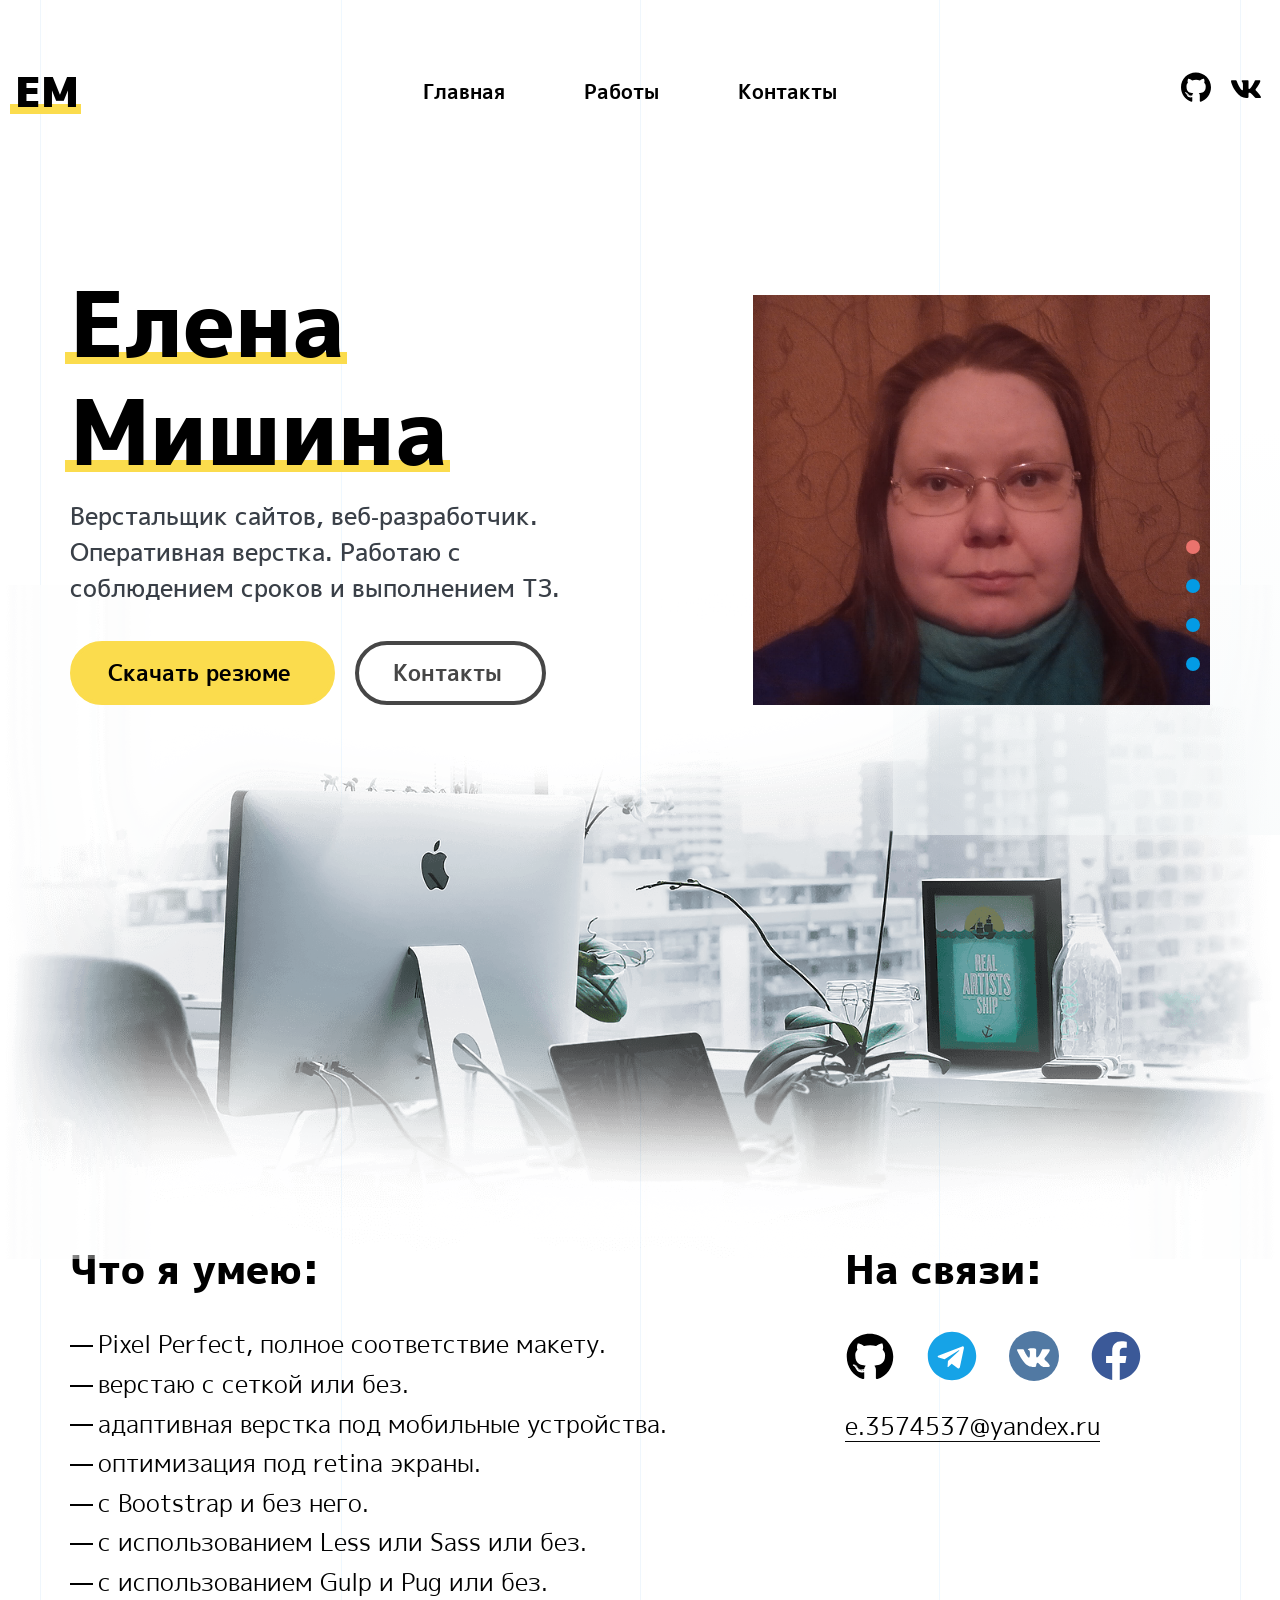
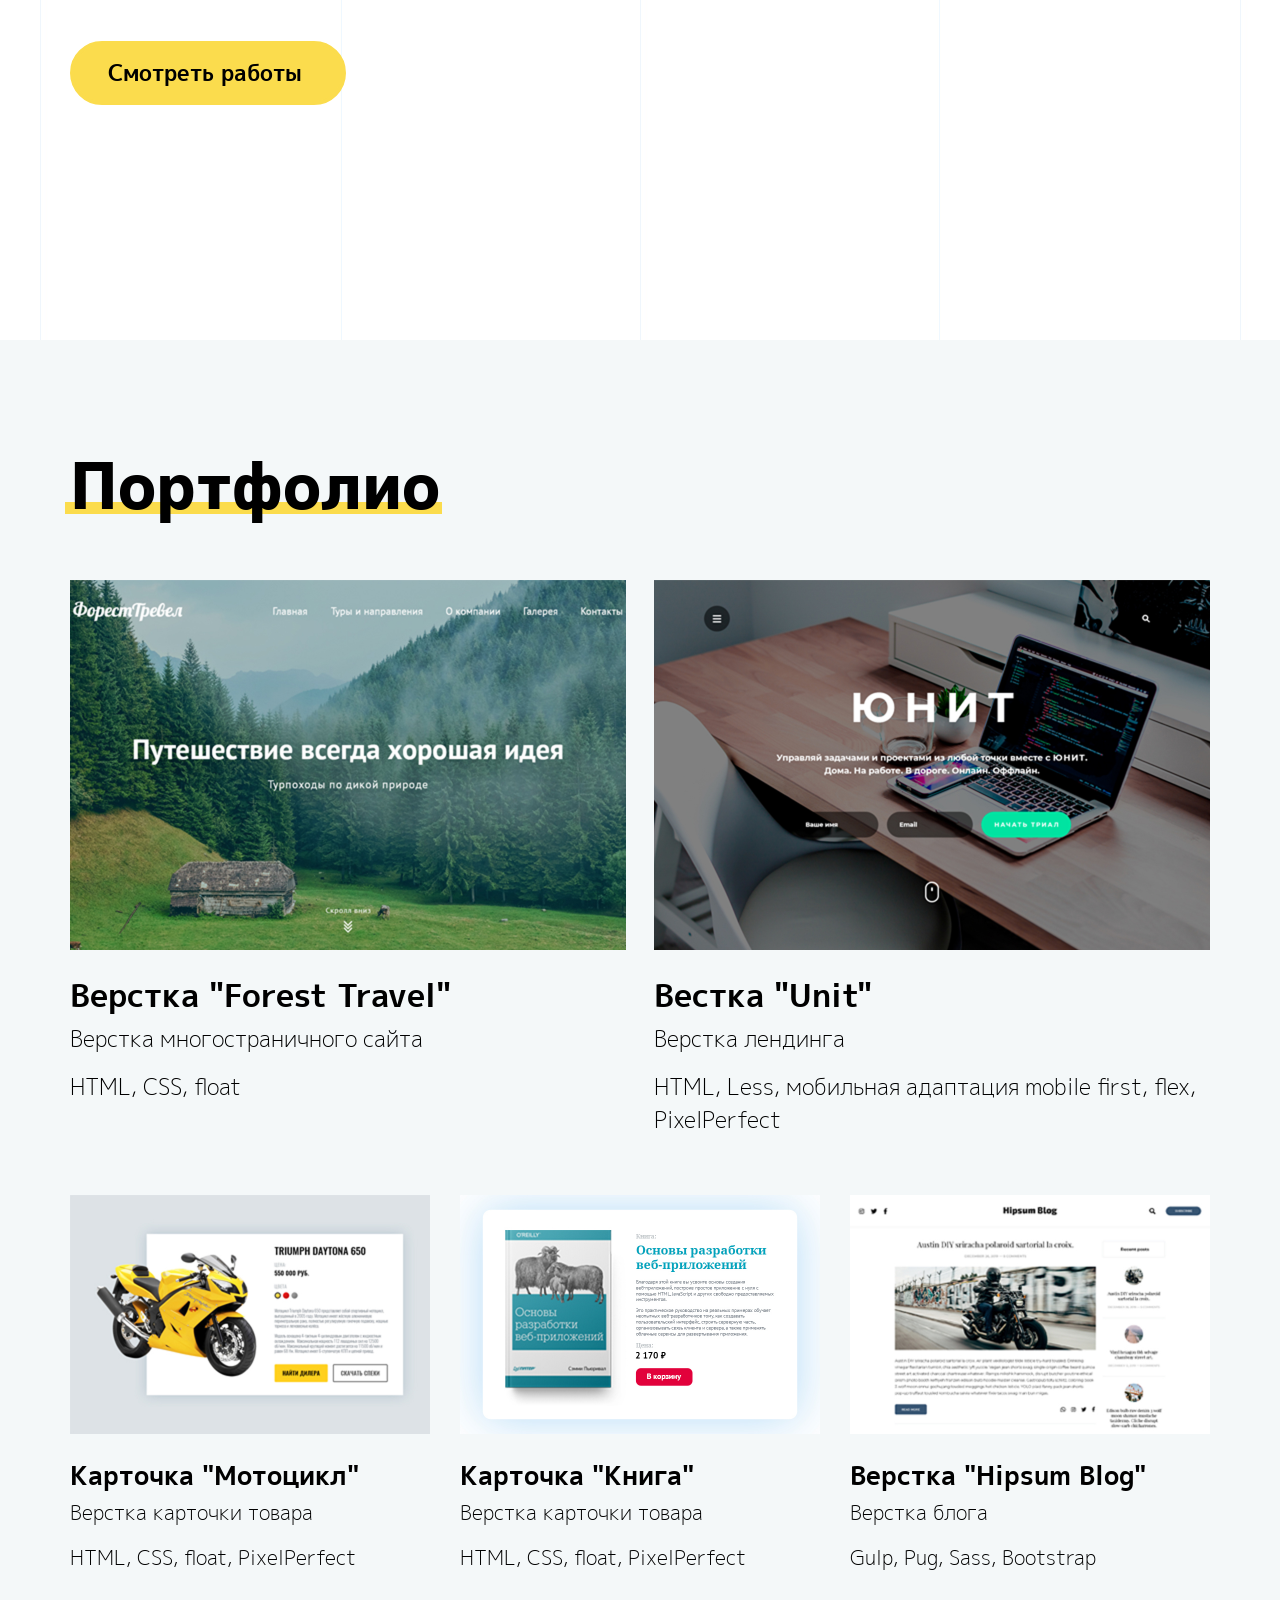
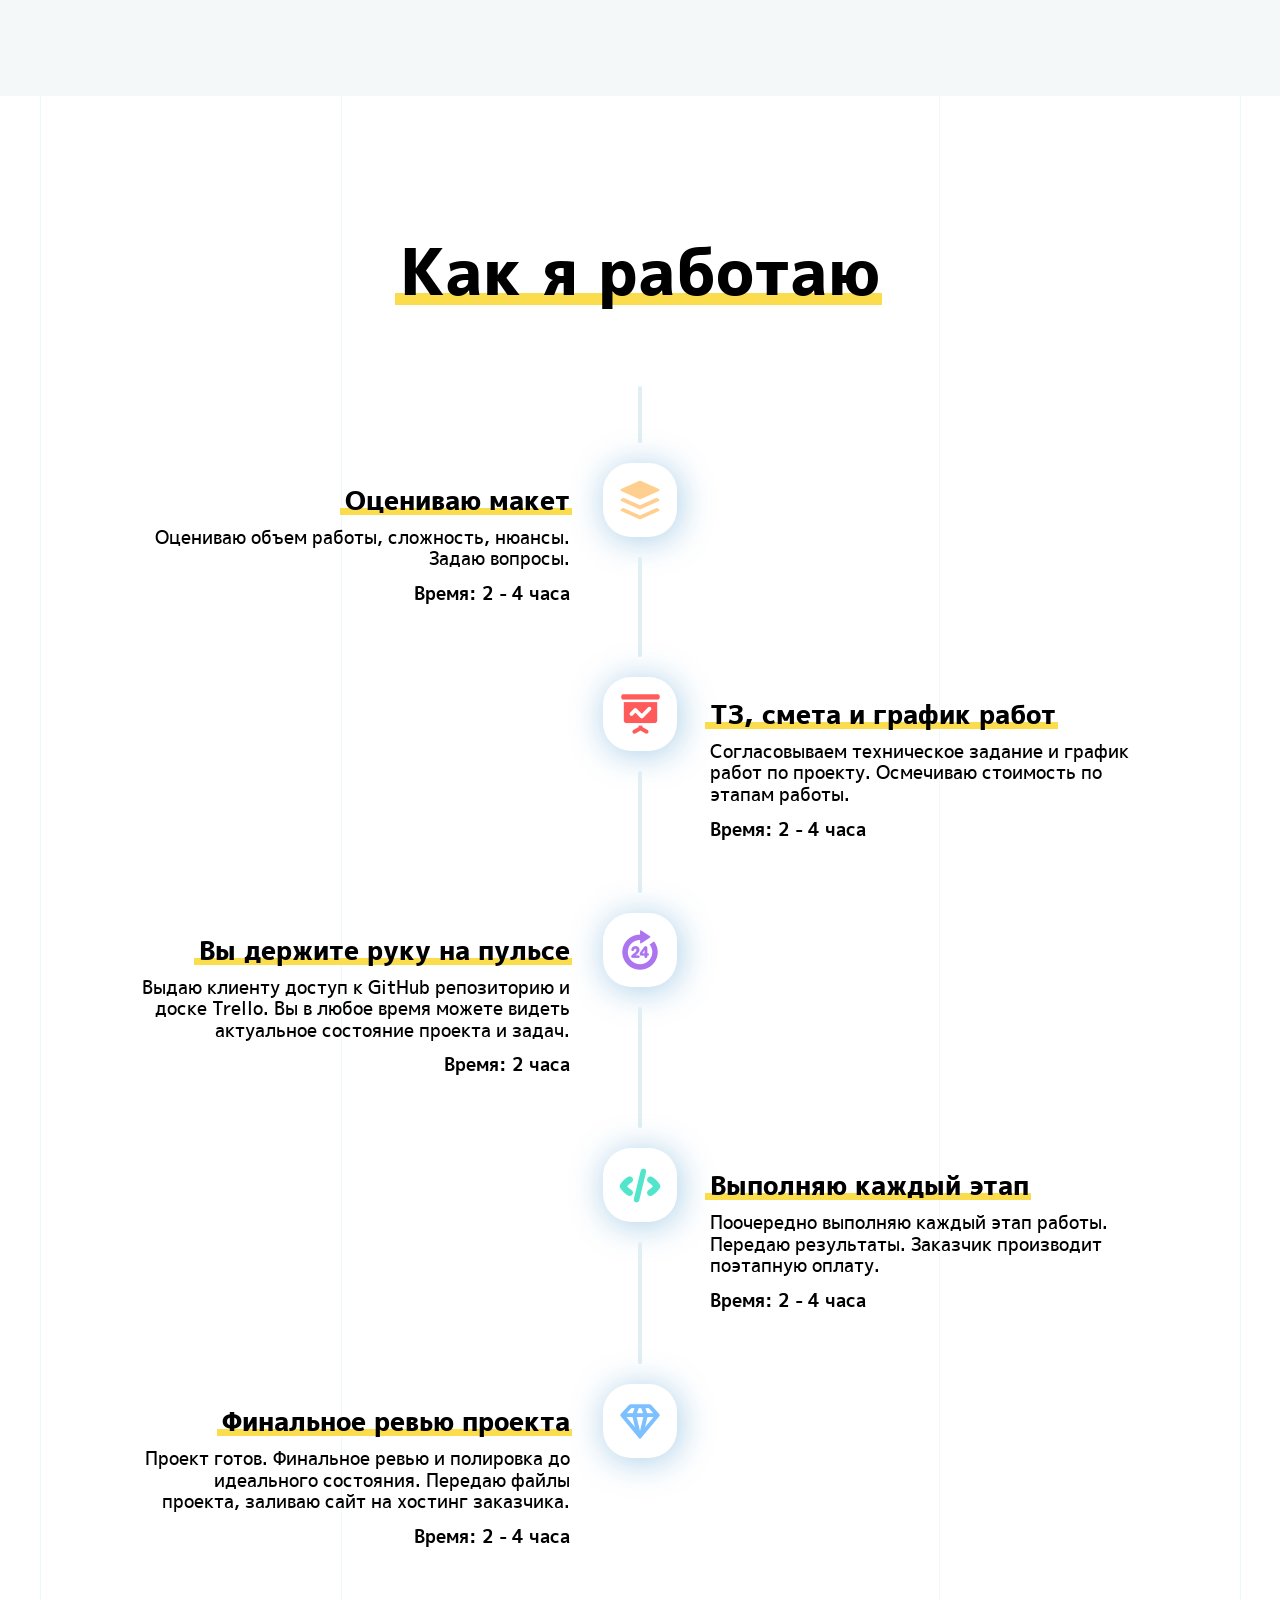
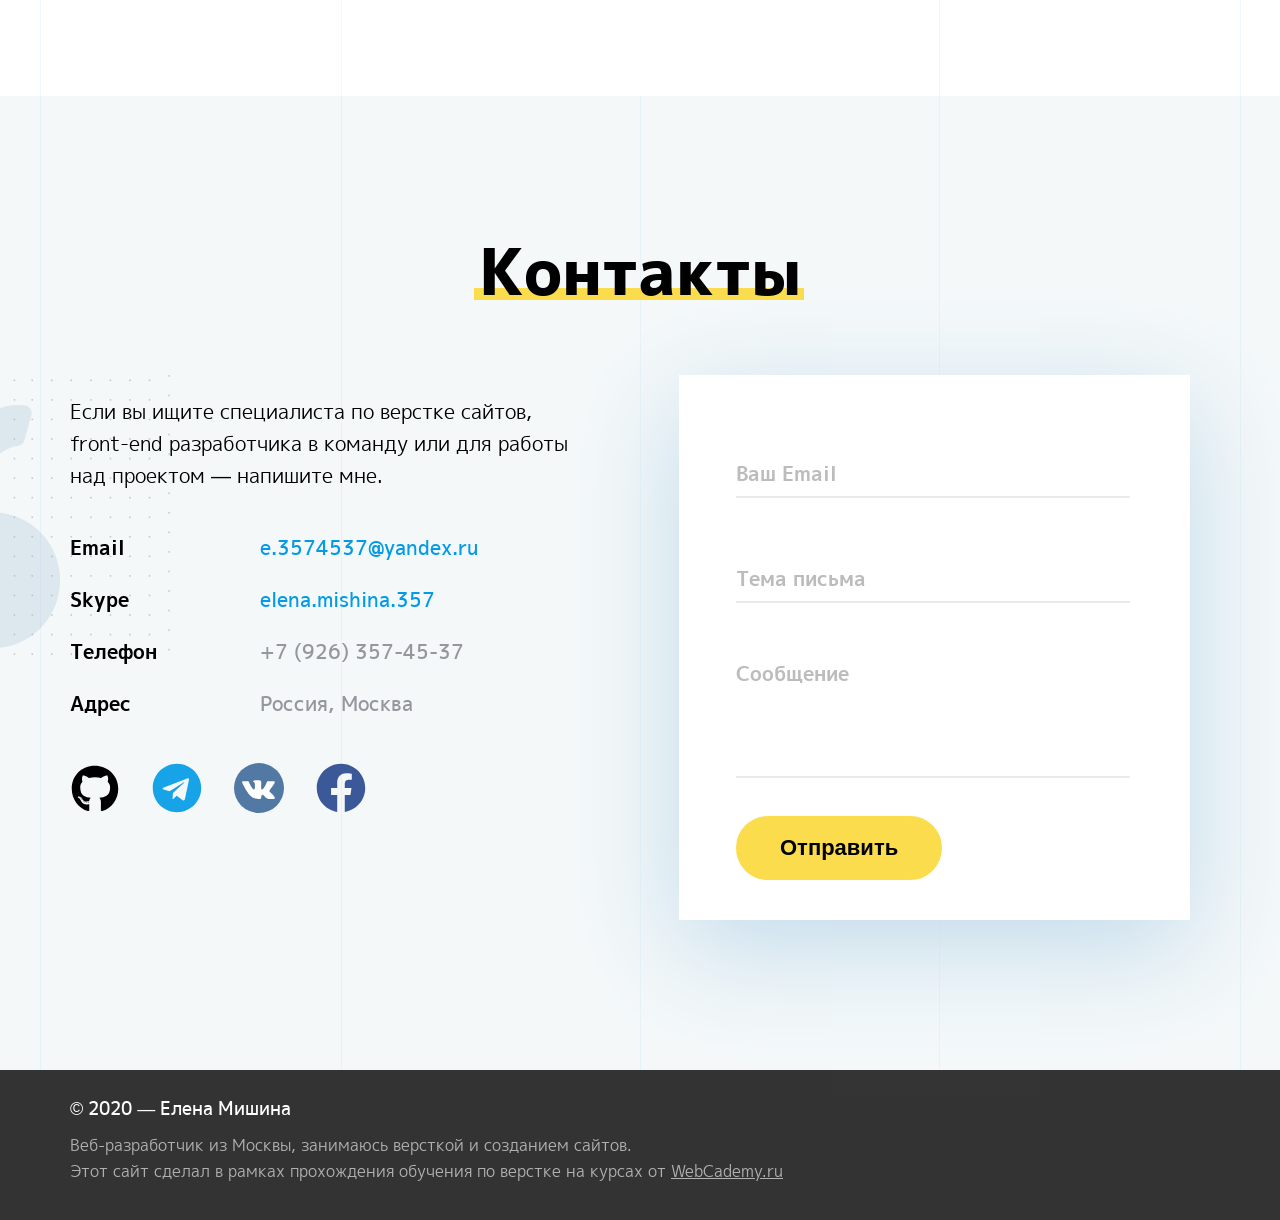
<file: docs/index.html>
<!DOCTYPE html>
<html lang="ru">
<head>
    <meta charset="UTF-8">
    <meta name="viewport" content="width=device-width, initial-scale=1.0">
    <title>Портфолио</title>
    <link rel="stylesheet" href="./fonts/mplus1p/mplus1p.css">
    <link rel="shortcut icon" href="./img/favicon.png" type="image/x-icon">
    <link rel="stylesheet" href="./css/main.css">
</head>
<body>
    <ul id="page-nav">
        <li class="active">
            <a href="#header"></a>
        </li>
        <li>
            <a href="#portfolio"></a>
        </li>
        <li>
            <a href="#timeline"></a>
        </li>
        <li>
            <a href="#contacts"></a>
        </li>
    </ul>

    <!-- Оверлей -->
    <div id="overlay"></div>

    <!-- Мобильное меню -->
    <div class="mobile-menu">
        <div class="mobile-menu__nav">
            <a href="#" class="logo-link bottom-line">ЕМ</a>

            <nav class="mobile-menu__links">
                <a href="#skills" class="mobile-menu__link">Услуги</a>
                <a href="#portfolio" class="mobile-menu__link">Работы</a>
                <a href="#contacts" class="mobile-menu__link">Контакты</a>
            </nav>

            <nav class="socials-block">
                <a href="https://github.com/elena-mishina?tab=repositories" target="_blank" class="socials-block__link">
                    <svg aria-hidden="true" focusable="false" data-prefix="fab" data-icon="github" class="svg-inline--fa fa-github fa-w-16" role="img" xmlns="http://www.w3.org/2000/svg" viewBox="0 0 496 512" width="50" height="48"><path fill="#000" d="M165.9 397.4c0 2-2.3 3.6-5.2 3.6-3.3.3-5.6-1.3-5.6-3.6 0-2 2.3-3.6 5.2-3.6 3-.3 5.6 1.3 5.6 3.6zm-31.1-4.5c-.7 2 1.3 4.3 4.3 4.9 2.6 1 5.6 0 6.2-2s-1.3-4.3-4.3-5.2c-2.6-.7-5.5.3-6.2 2.3zm44.2-1.7c-2.9.7-4.9 2.6-4.6 4.9.3 2 2.9 3.3 5.9 2.6 2.9-.7 4.9-2.6 4.6-4.6-.3-1.9-3-3.2-5.9-2.9zM244.8 8C106.1 8 0 113.3 0 252c0 110.9 69.8 205.8 169.5 239.2 12.8 2.3 17.3-5.6 17.3-12.1 0-6.2-.3-40.4-.3-61.4 0 0-70 15-84.7-29.8 0 0-11.4-29.1-27.8-36.6 0 0-22.9-15.7 1.6-15.4 0 0 24.9 2 38.6 25.8 21.9 38.6 58.6 27.5 72.9 20.9 2.3-16 8.8-27.1 16-33.7-55.9-6.2-112.3-14.3-112.3-110.5 0-27.5 7.6-41.3 23.6-58.9-2.6-6.5-11.1-33.3 2.6-67.9 20.9-6.5 69 27 69 27 20-5.6 41.5-8.5 62.8-8.5s42.8 2.9 62.8 8.5c0 0 48.1-33.6 69-27 13.7 34.7 5.2 61.4 2.6 67.9 16 17.7 25.8 31.5 25.8 58.9 0 96.5-58.9 104.2-114.8 110.5 9.2 7.9 17 22.9 17 46.4 0 33.7-.3 75.4-.3 83.6 0 6.5 4.6 14.4 17.3 12.1C428.2 457.8 496 362.9 496 252 496 113.3 383.5 8 244.8 8zM97.2 352.9c-1.3 1-1 3.3.7 5.2 1.6 1.6 3.9 2.3 5.2 1 1.3-1 1-3.3-.7-5.2-1.6-1.6-3.9-2.3-5.2-1zm-10.8-8.1c-.7 1.3.3 2.9 2.3 3.9 1.6 1 3.6.7 4.3-.7.7-1.3-.3-2.9-2.3-3.9-2-.6-3.6-.3-4.3.7zm32.4 35.6c-1.6 1.3-1 4.3 1.3 6.2 2.3 2.3 5.2 2.6 6.5 1 1.3-1.3.7-4.3-1.3-6.2-2.2-2.3-5.2-2.6-6.5-1zm-11.4-14.7c-1.6 1-1.6 3.6 0 5.9 1.6 2.3 4.3 3.3 5.6 2.3 1.6-1.3 1.6-3.9 0-6.2-1.4-2.3-4-3.3-5.6-2z"></path></svg>
                </a>
                <a href="https://t.me/elena3574537" target="_blank" class="socials-block__link">
                    <svg aria-hidden="true" focusable="false" data-prefix="fab" data-icon="telegram" class="svg-inline--fa fa-telegram fa-w-16" role="img" xmlns="http://www.w3.org/2000/svg" viewBox="0 0 496 512" width="50" height="50"><path fill="#16a3e7" d="M248 8C111 8 0 119 0 256s111 248 248 248 248-111 248-248S385 8 248 8zm121.8 169.9l-40.7 191.8c-3 13.6-11.1 16.9-22.4 10.5l-62-45.7-29.9 28.8c-3.3 3.3-6.1 6.1-12.5 6.1l4.4-63.1 114.9-103.8c5-4.4-1.1-6.9-7.7-2.5l-142 89.4-61.2-19.1c-13.3-4.2-13.6-13.3 2.8-19.7l239.1-92.2c11.1-4 20.8 2.7 17.2 19.5z"></path></svg>
                </a>
                <a href="https://vk.com/id86063" target="_blank" class="socials-block__link">
                    <svg version="1.1" xmlns="http://www.w3.org/2000/svg" xmlns:xlink="http://www.w3.org/1999/xlink" x="0px" y="0px" viewBox="0 0 112.196 112.196" style="enable-background:new 0 0 112.196 112.196;" xml:space="preserve" width="50" height="50"><g><g>
                    <circle style="fill:#5179a3;" cx="56.098" cy="56.098" r="56.098"/></g>
                    <path style="fill-rule:evenodd;clip-rule:evenodd;fill:#FFFFFF;" d="M53.979,80.702h4.403c0,0,1.33-0.146,2.009-0.878
                    c0.625-0.672,0.605-1.934,0.605-1.934s-0.086-5.908,2.656-6.778c2.703-0.857,6.174,5.71,9.853,8.235
                    c2.782,1.911,4.896,1.492,4.896,1.492l9.837-0.137c0,0,5.146-0.317,2.706-4.363c-0.2-0.331-1.421-2.993-7.314-8.463
                    c-6.168-5.725-5.342-4.799,2.088-14.702c4.525-6.031,6.334-9.713,5.769-11.29c-0.539-1.502-3.867-1.105-3.867-1.105l-11.076,0.069
                    c0,0-0.821-0.112-1.43,0.252c-0.595,0.357-0.978,1.189-0.978,1.189s-1.753,4.667-4.091,8.636c-4.932,8.375-6.904,8.817-7.71,8.297
                    c-1.875-1.212-1.407-4.869-1.407-7.467c0-8.116,1.231-11.5-2.397-12.376c-1.204-0.291-2.09-0.483-5.169-0.514
                    c-3.952-0.041-7.297,0.012-9.191,0.94c-1.26,0.617-2.232,1.992-1.64,2.071c0.732,0.098,2.39,0.447,3.269,1.644
                    c1.135,1.544,1.095,5.012,1.095,5.012s0.652,9.554-1.523,10.741c-1.493,0.814-3.541-0.848-7.938-8.446
                    c-2.253-3.892-3.954-8.194-3.954-8.194s-0.328-0.804-0.913-1.234c-0.71-0.521-1.702-0.687-1.702-0.687l-10.525,0.069
                    c0,0-1.58,0.044-2.16,0.731c-0.516,0.611-0.041,1.875-0.041,1.875s8.24,19.278,17.57,28.993
                    C44.264,81.287,53.979,80.702,53.979,80.702L53.979,80.702z"/></g><g></g><g></g><g></g><g></g><g></g><g></g><g></g><g></g><g></g><g></g><g></g><g></g><g></g><g></g><g></g></svg>
                </a>
                <a href="https://www.facebook.com/profile.php?id=100005341898283" target="_blank" class="socials-block__link">
                    <svg aria-hidden="true" focusable="false" data-prefix="fab" data-icon="facebook" class="svg-inline--fa fa-facebook fa-w-16" role="img" xmlns="http://www.w3.org/2000/svg" viewBox="0 0 512 512" width="50" height="50"><path fill="#3b5998" d="M504 256C504 119 393 8 256 8S8 119 8 256c0 123.78 90.69 226.38 209.25 245V327.69h-63V256h63v-54.64c0-62.15 37-96.48 93.67-96.48 27.14 0 55.52 4.84 55.52 4.84v61h-31.28c-30.8 0-40.41 19.12-40.41 38.73V256h68.78l-11 71.69h-57.78V501C413.31 482.38 504 379.78 504 256z"></path></svg>
                </a>
            </nav>

            <a href="mailto:e.3574537@yandex.ru" class="mobile-menu__email">e.3574537@yandex.ru</a>
        </div>
    </div>

    <header class="header" id="header">
        <div class="header__nav">
            <a href="#" class="logo-link bottom-line">ЕМ</a>

            <nav class="header__menu">
                <a href="#" class="header__menu-link">Главная</a>
                <a href="#portfolio" class="header__menu-link">Работы</a>
                <a href="#contacts" class="header__menu-link">Контакты</a>
            </nav>

            <nav class="header__socials">
                <a href="https://github.com/elena-mishina?tab=repositories" target="_blank" class="header__socials-link header__socials-link--github">
                    <svg aria-hidden="true" focusable="false" data-prefix="fab" data-icon="github" class="svg-inline--fa fa-github fa-w-16" role="img" xmlns="http://www.w3.org/2000/svg" viewBox="0 0 496 512" width="30"><path fill="#000" d="M165.9 397.4c0 2-2.3 3.6-5.2 3.6-3.3.3-5.6-1.3-5.6-3.6 0-2 2.3-3.6 5.2-3.6 3-.3 5.6 1.3 5.6 3.6zm-31.1-4.5c-.7 2 1.3 4.3 4.3 4.9 2.6 1 5.6 0 6.2-2s-1.3-4.3-4.3-5.2c-2.6-.7-5.5.3-6.2 2.3zm44.2-1.7c-2.9.7-4.9 2.6-4.6 4.9.3 2 2.9 3.3 5.9 2.6 2.9-.7 4.9-2.6 4.6-4.6-.3-1.9-3-3.2-5.9-2.9zM244.8 8C106.1 8 0 113.3 0 252c0 110.9 69.8 205.8 169.5 239.2 12.8 2.3 17.3-5.6 17.3-12.1 0-6.2-.3-40.4-.3-61.4 0 0-70 15-84.7-29.8 0 0-11.4-29.1-27.8-36.6 0 0-22.9-15.7 1.6-15.4 0 0 24.9 2 38.6 25.8 21.9 38.6 58.6 27.5 72.9 20.9 2.3-16 8.8-27.1 16-33.7-55.9-6.2-112.3-14.3-112.3-110.5 0-27.5 7.6-41.3 23.6-58.9-2.6-6.5-11.1-33.3 2.6-67.9 20.9-6.5 69 27 69 27 20-5.6 41.5-8.5 62.8-8.5s42.8 2.9 62.8 8.5c0 0 48.1-33.6 69-27 13.7 34.7 5.2 61.4 2.6 67.9 16 17.7 25.8 31.5 25.8 58.9 0 96.5-58.9 104.2-114.8 110.5 9.2 7.9 17 22.9 17 46.4 0 33.7-.3 75.4-.3 83.6 0 6.5 4.6 14.4 17.3 12.1C428.2 457.8 496 362.9 496 252 496 113.3 383.5 8 244.8 8zM97.2 352.9c-1.3 1-1 3.3.7 5.2 1.6 1.6 3.9 2.3 5.2 1 1.3-1 1-3.3-.7-5.2-1.6-1.6-3.9-2.3-5.2-1zm-10.8-8.1c-.7 1.3.3 2.9 2.3 3.9 1.6 1 3.6.7 4.3-.7.7-1.3-.3-2.9-2.3-3.9-2-.6-3.6-.3-4.3.7zm32.4 35.6c-1.6 1.3-1 4.3 1.3 6.2 2.3 2.3 5.2 2.6 6.5 1 1.3-1.3.7-4.3-1.3-6.2-2.2-2.3-5.2-2.6-6.5-1zm-11.4-14.7c-1.6 1-1.6 3.6 0 5.9 1.6 2.3 4.3 3.3 5.6 2.3 1.6-1.3 1.6-3.9 0-6.2-1.4-2.3-4-3.3-5.6-2z"></path></svg>
                </a>
                <a href="https://vk.com/id86063" target="_blank" class="header__socials-link header__socials-link--vk">
                    <svg aria-hidden="true" focusable="false" data-prefix="fab" data-icon="vk" class="svg-inline--fa fa-vk fa-w-18" role="img" xmlns="http://www.w3.org/2000/svg" viewBox="0 0 576 512" width="32"><path fill="#000" d="M545 117.7c3.7-12.5 0-21.7-17.8-21.7h-58.9c-15 0-21.9 7.9-25.6 16.7 0 0-30 73.1-72.4 120.5-13.7 13.7-20 18.1-27.5 18.1-3.7 0-9.4-4.4-9.4-16.9V117.7c0-15-4.2-21.7-16.6-21.7h-92.6c-9.4 0-15 7-15 13.5 0 14.2 21.2 17.5 23.4 57.5v86.8c0 19-3.4 22.5-10.9 22.5-20 0-68.6-73.4-97.4-157.4-5.8-16.3-11.5-22.9-26.6-22.9H38.8c-16.8 0-20.2 7.9-20.2 16.7 0 15.6 20 93.1 93.1 195.5C160.4 378.1 229 416 291.4 416c37.5 0 42.1-8.4 42.1-22.9 0-66.8-3.4-73.1 15.4-73.1 8.7 0 23.7 4.4 58.7 38.1 40 40 46.6 57.9 69 57.9h58.9c16.8 0 25.3-8.4 20.4-25-11.2-34.9-86.9-106.7-90.3-111.5-8.7-11.2-6.2-16.2 0-26.2.1-.1 72-101.3 79.4-135.6z"></path></svg>
                </a>
            </nav>

            <!-- Гамбургер -->
            <button class="toggle-menu">
                <span></span>
            </button>
        </div>

        <div class="header__main-info">
            <div class="container">
                <div class="header__main-info-content">
                    <div class="main-info__picture-wrapper">
                        <div class="main-info__picture">
                            <img src="./img/elena.jpg" alt="Елена Мишина">
                        </div>
                    </div>

                    <div class="main-info__about-wrapper">
                        <h1 class="title-1"><span class="bottom-line">Елена</span><br><span class="bottom-line">Мишина</span></h1>
                        <p>Верстальщик сайтов, веб&#8209;разработчик. Оперативная верстка. Работаю с соблюдением сроков и выполнением ТЗ.</p>
                        <div class="main-info__links-wrapper">
                            <!-- <a href="#skills" class="button button--animated">Познакомиться</a> -->
                            <a href="./files/Елена Мишина_-_Верстальщик.pdf" target="_blank" download class="button">Скачать резюме</a>
                            <a href="#contacts" class="button button--light">Контакты</a>
                        </div>
                    </div>
                </div>
            </div>
        </div>
        
        <div class="header-pic">
            <img src="./img/header-pc.png" alt="Рабочее место">
        </div>

        <div class="header__additional-info" id="skills">
            <div class="container">
                <div class="header__additional-info-content">
                    <div class="additional-info__skills-wrapper">
                        <h3 class="block-title">Что я умею:</h3>
                        <ul class="additional-info__skills-list">
                            <li class="additional-info__skills-item">Pixel Perfect, полное соответствие макету.</li>
                            <li class="additional-info__skills-item">верстаю с сеткой или без.</li>
                            <li class="additional-info__skills-item">адаптивная верстка под мобильные устройства.</li>
                            <li class="additional-info__skills-item">оптимизация под retina экраны.</li>
                            <li class="additional-info__skills-item">с Bootstrap и без него.</li>
                            <li class="additional-info__skills-item">с использованием Less или Sass или без.</li>
                            <li class="additional-info__skills-item">с использованием Gulp и Pug или без.</li>
                        </ul>
                        <a href="#portfolio" class="button">Смотреть работы</a>
                    </div>

                    <div class="additional-info__contacts-wrapper">
                        <h3 class="block-title">На связи:</h3>
                        <nav class="socials-block">
                            <a href="https://github.com/elena-mishina?tab=repositories" target="_blank" class="socials-block__link">
                                <svg aria-hidden="true" focusable="false" data-prefix="fab" data-icon="github" class="svg-inline--fa fa-github fa-w-16" role="img" xmlns="http://www.w3.org/2000/svg" viewBox="0 0 496 512" width="50" height="48"><path fill="#000" d="M165.9 397.4c0 2-2.3 3.6-5.2 3.6-3.3.3-5.6-1.3-5.6-3.6 0-2 2.3-3.6 5.2-3.6 3-.3 5.6 1.3 5.6 3.6zm-31.1-4.5c-.7 2 1.3 4.3 4.3 4.9 2.6 1 5.6 0 6.2-2s-1.3-4.3-4.3-5.2c-2.6-.7-5.5.3-6.2 2.3zm44.2-1.7c-2.9.7-4.9 2.6-4.6 4.9.3 2 2.9 3.3 5.9 2.6 2.9-.7 4.9-2.6 4.6-4.6-.3-1.9-3-3.2-5.9-2.9zM244.8 8C106.1 8 0 113.3 0 252c0 110.9 69.8 205.8 169.5 239.2 12.8 2.3 17.3-5.6 17.3-12.1 0-6.2-.3-40.4-.3-61.4 0 0-70 15-84.7-29.8 0 0-11.4-29.1-27.8-36.6 0 0-22.9-15.7 1.6-15.4 0 0 24.9 2 38.6 25.8 21.9 38.6 58.6 27.5 72.9 20.9 2.3-16 8.8-27.1 16-33.7-55.9-6.2-112.3-14.3-112.3-110.5 0-27.5 7.6-41.3 23.6-58.9-2.6-6.5-11.1-33.3 2.6-67.9 20.9-6.5 69 27 69 27 20-5.6 41.5-8.5 62.8-8.5s42.8 2.9 62.8 8.5c0 0 48.1-33.6 69-27 13.7 34.7 5.2 61.4 2.6 67.9 16 17.7 25.8 31.5 25.8 58.9 0 96.5-58.9 104.2-114.8 110.5 9.2 7.9 17 22.9 17 46.4 0 33.7-.3 75.4-.3 83.6 0 6.5 4.6 14.4 17.3 12.1C428.2 457.8 496 362.9 496 252 496 113.3 383.5 8 244.8 8zM97.2 352.9c-1.3 1-1 3.3.7 5.2 1.6 1.6 3.9 2.3 5.2 1 1.3-1 1-3.3-.7-5.2-1.6-1.6-3.9-2.3-5.2-1zm-10.8-8.1c-.7 1.3.3 2.9 2.3 3.9 1.6 1 3.6.7 4.3-.7.7-1.3-.3-2.9-2.3-3.9-2-.6-3.6-.3-4.3.7zm32.4 35.6c-1.6 1.3-1 4.3 1.3 6.2 2.3 2.3 5.2 2.6 6.5 1 1.3-1.3.7-4.3-1.3-6.2-2.2-2.3-5.2-2.6-6.5-1zm-11.4-14.7c-1.6 1-1.6 3.6 0 5.9 1.6 2.3 4.3 3.3 5.6 2.3 1.6-1.3 1.6-3.9 0-6.2-1.4-2.3-4-3.3-5.6-2z"></path></svg>
                            </a>
                            <a href="https://t.me/elena3574537" target="_blank" class="socials-block__link">
                                <svg aria-hidden="true" focusable="false" data-prefix="fab" data-icon="telegram" class="svg-inline--fa fa-telegram fa-w-16" role="img" xmlns="http://www.w3.org/2000/svg" viewBox="0 0 496 512" width="50" height="50"><path fill="#16a3e7" d="M248 8C111 8 0 119 0 256s111 248 248 248 248-111 248-248S385 8 248 8zm121.8 169.9l-40.7 191.8c-3 13.6-11.1 16.9-22.4 10.5l-62-45.7-29.9 28.8c-3.3 3.3-6.1 6.1-12.5 6.1l4.4-63.1 114.9-103.8c5-4.4-1.1-6.9-7.7-2.5l-142 89.4-61.2-19.1c-13.3-4.2-13.6-13.3 2.8-19.7l239.1-92.2c11.1-4 20.8 2.7 17.2 19.5z"></path></svg>
                            </a>
                            <a href="https://vk.com/id86063" target="_blank" class="socials-block__link">
                                <svg version="1.1" xmlns="http://www.w3.org/2000/svg" xmlns:xlink="http://www.w3.org/1999/xlink" x="0px" y="0px" viewBox="0 0 112.196 112.196" style="enable-background:new 0 0 112.196 112.196;" xml:space="preserve" width="50" height="50"><g><g>
                                <circle style="fill:#5179a3;" cx="56.098" cy="56.098" r="56.098"/></g>
                                <path style="fill-rule:evenodd;clip-rule:evenodd;fill:#FFFFFF;" d="M53.979,80.702h4.403c0,0,1.33-0.146,2.009-0.878
                                c0.625-0.672,0.605-1.934,0.605-1.934s-0.086-5.908,2.656-6.778c2.703-0.857,6.174,5.71,9.853,8.235
                                c2.782,1.911,4.896,1.492,4.896,1.492l9.837-0.137c0,0,5.146-0.317,2.706-4.363c-0.2-0.331-1.421-2.993-7.314-8.463
                                c-6.168-5.725-5.342-4.799,2.088-14.702c4.525-6.031,6.334-9.713,5.769-11.29c-0.539-1.502-3.867-1.105-3.867-1.105l-11.076,0.069
                                c0,0-0.821-0.112-1.43,0.252c-0.595,0.357-0.978,1.189-0.978,1.189s-1.753,4.667-4.091,8.636c-4.932,8.375-6.904,8.817-7.71,8.297
                                c-1.875-1.212-1.407-4.869-1.407-7.467c0-8.116,1.231-11.5-2.397-12.376c-1.204-0.291-2.09-0.483-5.169-0.514
                                c-3.952-0.041-7.297,0.012-9.191,0.94c-1.26,0.617-2.232,1.992-1.64,2.071c0.732,0.098,2.39,0.447,3.269,1.644
                                c1.135,1.544,1.095,5.012,1.095,5.012s0.652,9.554-1.523,10.741c-1.493,0.814-3.541-0.848-7.938-8.446
                                c-2.253-3.892-3.954-8.194-3.954-8.194s-0.328-0.804-0.913-1.234c-0.71-0.521-1.702-0.687-1.702-0.687l-10.525,0.069
                                c0,0-1.58,0.044-2.16,0.731c-0.516,0.611-0.041,1.875-0.041,1.875s8.24,19.278,17.57,28.993
                                C44.264,81.287,53.979,80.702,53.979,80.702L53.979,80.702z"/></g><g></g><g></g><g></g><g></g><g></g><g></g><g></g><g></g><g></g><g></g><g></g><g></g><g></g><g></g><g></g></svg>
                            </a>
                            <a href="https://www.facebook.com/profile.php?id=100005341898283" target="_blank" class="socials-block__link">
                                <svg aria-hidden="true" focusable="false" data-prefix="fab" data-icon="facebook" class="svg-inline--fa fa-facebook fa-w-16" role="img" xmlns="http://www.w3.org/2000/svg" viewBox="0 0 512 512" width="50" height="50"><path fill="#3b5998" d="M504 256C504 119 393 8 256 8S8 119 8 256c0 123.78 90.69 226.38 209.25 245V327.69h-63V256h63v-54.64c0-62.15 37-96.48 93.67-96.48 27.14 0 55.52 4.84 55.52 4.84v61h-31.28c-30.8 0-40.41 19.12-40.41 38.73V256h68.78l-11 71.69h-57.78V501C413.31 482.38 504 379.78 504 256z"></path></svg>
                            </a>
                        </nav>
                        <a href="mailto:e.3574537@yandex.ru" class="additional-info__email">e.3574537@yandex.ru</a>
                    </div>
                </div>
            </div>
        </div>
    </header>

    <main>
        <section class="portfolio" id="portfolio">
            <div class="container">
                <h2 class="title-2"><span class="bottom-line">Портфолио</span></h2>

                <div class="projects">
                    <!-- <div class="projects__menu">
                        <button class="projects__menu-item control-active" data-filter="all">Все работы</button>
                        <button class="projects__menu-item" data-filter=".bootstrap">Bootstrap</button>
                        <button class="projects__menu-item" data-filter=".wordpress">WordPress</button>
                        <button class="projects__menu-item" data-filter=".frontend">Frontend</button>
                    </div> -->

                    <div class="projects__cards-wrapper" id="projects-cards">
                        <a href="http://t92635uk.beget.tech/forest-travel/index.html" target="_blank" class="project__card project__card--big mix bootstrap">
                            <div class="project-card__img">
                                <span class="button button--project">Смотреть проект</span>
                                <img src="./img/projects/forest-travel.jpg" width="556" alt="Проект 1">
                            </div>

                            <div class="project-card__description">
                                <h4 class="project-card__title">Верстка "Forest Travel"</h4>
                                <div class="project-card__text">
                                    <p>Верстка многостраничного сайта</p>
                                    <p>HTML, CSS, float</p>
                                </div>
                            </div>
                        </a>

                        <a href="http://t92635uk.beget.tech/unit/index.html" target="_blank" class="project__card project__card--big mix">
                            <div class="project-card__img">
                                <span class="button button--project">Смотреть проект</span>
                                <img src="./img/projects/unit.jpg" width="556" alt="Проект 2">
                            </div>

                            <div class="project-card__description">
                                <h4 class="project-card__title">Вестка "Unit"</h4>
                                <div class="project-card__text">
                                    <p>Верстка лендинга</p>
                                    <p>HTML, Less, мобильная адаптация mobile first, flex, PixelPerfect</p>
                                </div>
                            </div>
                        </a>

                        <a href="http://t92635uk.beget.tech/motobike-card/index.html" target="_blank" class="project__card mix wordpress frontend">
                            <div class="project-card__img">
                                <span class="button button--project">Смотреть проект</span>
                                <img src="./img/projects/moto-card.jpg" width="360" alt="Проект 3">
                            </div>

                            <div class="project-card__description">
                                <h4 class="project-card__title">Карточка "Мотоцикл"</h4>
                                <div class="project-card__text">
                                    <p>Верстка карточки товара</p>
                                    <p>HTML, CSS, float, PixelPerfect</p>
                                </div>
                            </div>
                        </a>

                        <a href="http://t92635uk.beget.tech/book-card/index.html" target="_blank" class="project__card mix frontend wordpress">
                            <div class="project-card__img">
                                <span class="button button--project">Смотреть проект</span>
                                <img src="./img/projects/book-card.jpg" width="360" alt="Проект 4">
                            </div>

                            <div class="project-card__description">
                                <h4 class="project-card__title">Карточка "Книга"</h4>
                                <div class="project-card__text">
                                    <p>Верстка карточки товара</p>
                                    <p>HTML, CSS, float, PixelPerfect</p>
                                </div>
                            </div>
                        </a>

                        <a href="http://t92635uk.beget.tech/hipsum-blog/index.html" target="_blank" class="project__card hide-card mix frontend">
                            <div class="project-card__img">
                                <span class="button button--project">Смотреть проект</span>
                                <img src="./img/projects/hipsum-blog.jpg" width="360" alt="Проект 5">
                            </div>

                            <div class="project-card__description">
                                <h4 class="project-card__title">Верстка "Hipsum Blog"</h4>
                                <div class="project-card__text">
                                    <p>Верстка блога</p>
                                    <p>Gulp, Pug, Sass, Bootstrap</p>
                                </div>
                            </div>
                        </a>
                    </div>

                    <button class="projects__all-cards">Смотреть все работы</button>
                </div>
            </div>
        </section>

        <section class="timeline" id="timeline">
            <div class="container">
                <h2 class="title-2"><span class="bottom-line">Как я работаю</span></h2>

                <div class="timeline__wrapper">
                    <div class="timeline__item">
                        <div class="timeline__text">
                            <h4 class="timeline__title"><span class="bottom-line">Оцениваю макет</span></h4>
                            <p class="timeline__description">Оцениваю объем работы, сложность, нюансы. Задаю вопросы.</p>
                            <p class="timeline__time">Время: 2 - 4 часа</p>
                        </div>
                        <div class="timeline__icon">
                            <img src="./img/icons/layers.png" alt="Иконка-1">
                        </div>
                    </div>

                    <div class="timeline__item">
                        <div class="timeline__text">
                            <h4 class="timeline__title"><span class="bottom-line">ТЗ, смета и график работ</span></h4>
                            <p class="timeline__description">Согласовываем техническое задание и график работ по проекту. Осмечиваю стоимость по этапам работы.</p>
                            <p class="timeline__time">Время: 2 - 4 часа</p>
                        </div>
                        <div class="timeline__icon">
                            <img src="./img/icons/presentation-chart.png" alt="Иконка-2">
                        </div>
                    </div>

                    <div class="timeline__item">
                        <div class="timeline__text">
                            <h4 class="timeline__title"><span class="bottom-line">Вы держите руку на пульсе</span></h4>
                            <p class="timeline__description">Выдаю клиенту доступ к GitHub репозиторию и доске Trello. Вы в любое время можете видеть актуальное состояние проекта и задач.</p>
                            <p class="timeline__time">Время: 2 часа</p>
                        </div>
                        <div class="timeline__icon">
                            <img src="./img/icons/24-hours.png" alt="Иконка-3">
                        </div>
                    </div>

                    <div class="timeline__item">
                        <div class="timeline__text">
                            <h4 class="timeline__title"><span class="bottom-line">Выполняю каждый этап</span></h4>
                            <p class="timeline__description">Поочередно выполняю каждый этап работы. Передаю результаты. Заказчик производит поэтапную оплату.</p>
                            <p class="timeline__time">Время: 2 - 4 часа</p>
                        </div>
                        <div class="timeline__icon">
                            <img src="./img/icons/code-alt.png" alt="Иконка-4">
                        </div>
                    </div>

                    <div class="timeline__item">
                        <div class="timeline__text">
                            <h4 class="timeline__title"><span class="bottom-line">Финальное ревью проекта</span></h4>
                            <p class="timeline__description">Проект готов. Финальное ревью и полировка до идеального состояния. Передаю файлы проекта, заливаю сайт на хостинг заказчика.</p>
                            <p class="timeline__time">Время: 2 - 4 часа</p>
                        </div>
                        <div class="timeline__icon">
                            <img src="./img/icons/diamond.png" alt="Иконка-5">
                        </div>
                    </div>
                </div>
            </div>
        </section>

        <section class="contacts" id="contacts">
            <div class="container">
                <h2 class="title-2"><span class="bottom-line">Контакты</span></h2>

                <div class="contacts__wrapper">
                    <div class="contacts__bg">
                        <img src="./img/backgrounds/dots.png" alt="dots">
                        <img src="./img/backgrounds/quotes.png" alt="quotes" class="move-quotes">
                    </div>

                    <div class="contacts__content">
                        <div class="contacts__text">
                            <p>Если вы ищите специалиста по верстке сайтов, front-end разработчика в команду или для работы над проектом — напишите мне.</p>
                        </div>

                        <ul class="contacts__details">
                            <li class="contacts__item">
                                <p class="contacts__type">Email</p>
                                <a href="mailto:e.3574537@yandex.ru" class="contacts__data contacts__data--email">e.3574537@yandex.ru</a>
                            </li>
                            <li class="contacts__item">
                                <p class="contacts__type">Skype</p>
                                <a href="skype:elena.mishina.357" class="contacts__data contacts__data--skype">elena.mishina.357</a>
                            </li>
                            <li class="contacts__item">
                                <p class="contacts__type">Телефон</p>
                                <a href="tel:+7263574537" class="contacts__data contacts__data--tel">+7 (926) 357-45-37</a>
                            </li>
                            <li class="contacts__item">
                                <p class="contacts__type">Адрес</p>
                                <p class="contacts__data contacts__data--address">Россия, Москва</p>
                            </li>
                        </ul>

                        <nav class="socials-block">
                            <a href="https://github.com/elena-mishina?tab=repositories" target="_blank" class="socials-block__link">
                                <svg aria-hidden="true" focusable="false" data-prefix="fab" data-icon="github" class="svg-inline--fa fa-github fa-w-16" role="img" xmlns="http://www.w3.org/2000/svg" viewBox="0 0 496 512" width="50" height="48"><path fill="#000" d="M165.9 397.4c0 2-2.3 3.6-5.2 3.6-3.3.3-5.6-1.3-5.6-3.6 0-2 2.3-3.6 5.2-3.6 3-.3 5.6 1.3 5.6 3.6zm-31.1-4.5c-.7 2 1.3 4.3 4.3 4.9 2.6 1 5.6 0 6.2-2s-1.3-4.3-4.3-5.2c-2.6-.7-5.5.3-6.2 2.3zm44.2-1.7c-2.9.7-4.9 2.6-4.6 4.9.3 2 2.9 3.3 5.9 2.6 2.9-.7 4.9-2.6 4.6-4.6-.3-1.9-3-3.2-5.9-2.9zM244.8 8C106.1 8 0 113.3 0 252c0 110.9 69.8 205.8 169.5 239.2 12.8 2.3 17.3-5.6 17.3-12.1 0-6.2-.3-40.4-.3-61.4 0 0-70 15-84.7-29.8 0 0-11.4-29.1-27.8-36.6 0 0-22.9-15.7 1.6-15.4 0 0 24.9 2 38.6 25.8 21.9 38.6 58.6 27.5 72.9 20.9 2.3-16 8.8-27.1 16-33.7-55.9-6.2-112.3-14.3-112.3-110.5 0-27.5 7.6-41.3 23.6-58.9-2.6-6.5-11.1-33.3 2.6-67.9 20.9-6.5 69 27 69 27 20-5.6 41.5-8.5 62.8-8.5s42.8 2.9 62.8 8.5c0 0 48.1-33.6 69-27 13.7 34.7 5.2 61.4 2.6 67.9 16 17.7 25.8 31.5 25.8 58.9 0 96.5-58.9 104.2-114.8 110.5 9.2 7.9 17 22.9 17 46.4 0 33.7-.3 75.4-.3 83.6 0 6.5 4.6 14.4 17.3 12.1C428.2 457.8 496 362.9 496 252 496 113.3 383.5 8 244.8 8zM97.2 352.9c-1.3 1-1 3.3.7 5.2 1.6 1.6 3.9 2.3 5.2 1 1.3-1 1-3.3-.7-5.2-1.6-1.6-3.9-2.3-5.2-1zm-10.8-8.1c-.7 1.3.3 2.9 2.3 3.9 1.6 1 3.6.7 4.3-.7.7-1.3-.3-2.9-2.3-3.9-2-.6-3.6-.3-4.3.7zm32.4 35.6c-1.6 1.3-1 4.3 1.3 6.2 2.3 2.3 5.2 2.6 6.5 1 1.3-1.3.7-4.3-1.3-6.2-2.2-2.3-5.2-2.6-6.5-1zm-11.4-14.7c-1.6 1-1.6 3.6 0 5.9 1.6 2.3 4.3 3.3 5.6 2.3 1.6-1.3 1.6-3.9 0-6.2-1.4-2.3-4-3.3-5.6-2z"></path></svg>
                            </a>
                            <a href="https://t.me/elena3574537" target="_blank" class="socials-block__link">
                                <svg aria-hidden="true" focusable="false" data-prefix="fab" data-icon="telegram" class="svg-inline--fa fa-telegram fa-w-16" role="img" xmlns="http://www.w3.org/2000/svg" viewBox="0 0 496 512" width="50" height="50"><path fill="#16a3e7" d="M248 8C111 8 0 119 0 256s111 248 248 248 248-111 248-248S385 8 248 8zm121.8 169.9l-40.7 191.8c-3 13.6-11.1 16.9-22.4 10.5l-62-45.7-29.9 28.8c-3.3 3.3-6.1 6.1-12.5 6.1l4.4-63.1 114.9-103.8c5-4.4-1.1-6.9-7.7-2.5l-142 89.4-61.2-19.1c-13.3-4.2-13.6-13.3 2.8-19.7l239.1-92.2c11.1-4 20.8 2.7 17.2 19.5z"></path></svg>
                            </a>
                            <a href="https://vk.com/id86063" target="_blank" class="socials-block__link">
                                <svg version="1.1" xmlns="http://www.w3.org/2000/svg" xmlns:xlink="http://www.w3.org/1999/xlink" x="0px" y="0px" viewBox="0 0 112.196 112.196" style="enable-background:new 0 0 112.196 112.196;" xml:space="preserve" width="50" height="50"><g><g>
                                <circle style="fill:#5179a3;" cx="56.098" cy="56.098" r="56.098"/></g>
                                <path style="fill-rule:evenodd;clip-rule:evenodd;fill:#FFFFFF;" d="M53.979,80.702h4.403c0,0,1.33-0.146,2.009-0.878
                                c0.625-0.672,0.605-1.934,0.605-1.934s-0.086-5.908,2.656-6.778c2.703-0.857,6.174,5.71,9.853,8.235
                                c2.782,1.911,4.896,1.492,4.896,1.492l9.837-0.137c0,0,5.146-0.317,2.706-4.363c-0.2-0.331-1.421-2.993-7.314-8.463
                                c-6.168-5.725-5.342-4.799,2.088-14.702c4.525-6.031,6.334-9.713,5.769-11.29c-0.539-1.502-3.867-1.105-3.867-1.105l-11.076,0.069
                                c0,0-0.821-0.112-1.43,0.252c-0.595,0.357-0.978,1.189-0.978,1.189s-1.753,4.667-4.091,8.636c-4.932,8.375-6.904,8.817-7.71,8.297
                                c-1.875-1.212-1.407-4.869-1.407-7.467c0-8.116,1.231-11.5-2.397-12.376c-1.204-0.291-2.09-0.483-5.169-0.514
                                c-3.952-0.041-7.297,0.012-9.191,0.94c-1.26,0.617-2.232,1.992-1.64,2.071c0.732,0.098,2.39,0.447,3.269,1.644
                                c1.135,1.544,1.095,5.012,1.095,5.012s0.652,9.554-1.523,10.741c-1.493,0.814-3.541-0.848-7.938-8.446
                                c-2.253-3.892-3.954-8.194-3.954-8.194s-0.328-0.804-0.913-1.234c-0.71-0.521-1.702-0.687-1.702-0.687l-10.525,0.069
                                c0,0-1.58,0.044-2.16,0.731c-0.516,0.611-0.041,1.875-0.041,1.875s8.24,19.278,17.57,28.993
                                C44.264,81.287,53.979,80.702,53.979,80.702L53.979,80.702z"/></g><g></g><g></g><g></g><g></g><g></g><g></g><g></g><g></g><g></g><g></g><g></g><g></g><g></g><g></g><g></g></svg>
                            </a>
                            <a href="https://www.facebook.com/profile.php?id=100005341898283" target="_blank" class="socials-block__link">
                                <svg aria-hidden="true" focusable="false" data-prefix="fab" data-icon="facebook" class="svg-inline--fa fa-facebook fa-w-16" role="img" xmlns="http://www.w3.org/2000/svg" viewBox="0 0 512 512" width="50" height="50"><path fill="#3b5998" d="M504 256C504 119 393 8 256 8S8 119 8 256c0 123.78 90.69 226.38 209.25 245V327.69h-63V256h63v-54.64c0-62.15 37-96.48 93.67-96.48 27.14 0 55.52 4.84 55.52 4.84v61h-31.28c-30.8 0-40.41 19.12-40.41 38.73V256h68.78l-11 71.69h-57.78V501C413.31 482.38 504 379.78 504 256z"></path></svg>
                            </a>
                        </nav>
                    </div>

                    <div class="contacts__form-wrapper">
                        <form class="contact-form">
                            <div class="contact-form__item">
                                <span class="fake-placeholder">Ваш Email</span>
                                <input type="email" name="email" class="contact-form__field" required>
                            </div>
                            <!-- <div class="contact-form__item">
                                <span class="fake-placeholder">Ваш телефон</span>
                                <input type="tel" name="tel" class="contact-form__field phone" required>
                            </div> -->
                            <div class="contact-form__item">
                                <span class="fake-placeholder">Тема письма</span>
                                <input type="text" name="subject" class="contact-form__field">
                            </div>
                            <div class="contact-form__item">
                                <span class="fake-placeholder">Сообщение</span>
                                <textarea name="message" class="contact-form__field"></textarea>
                            </div>
                            <div class="contact-form__item">
                                <input type="submit" value="Отправить" class="button button--form">
                            </div>
                        </form>
                        <div id="answer"></div>
                    </div>
                </div>
            </div>
        </section>
    </main>

    <footer class="footer">
        <div class="container">
            <p class="footer__copyright">© 2020 — Елена Мишина</p>
            <div class="footer__text">
                <p>Веб-разработчик из Москвы, занимаюсь версткой и созданием сайтов.</p>
                <p>Этот сайт сделал в рамках прохождения обучения по верстке на курсах от <a href="https://webcademy.ru/" target="_blank">WebCademy.ru</a></p>
            </div>
        </div>
    </footer>

    <a href="#header" id="backTop">
        <svg aria-hidden="true" focusable="false" data-prefix="fas" data-icon="arrow-circle-up" class="svg-inline--fa fa-arrow-circle-up fa-w-16" role="img" xmlns="http://www.w3.org/2000/svg" viewBox="0 0 512 512"><path fill="currentColor" d="M8 256C8 119 119 8 256 8s248 111 248 248-111 248-248 248S8 393 8 256zm143.6 28.9l72.4-75.5V392c0 13.3 10.7 24 24 24h16c13.3 0 24-10.7 24-24V209.4l72.4 75.5c9.3 9.7 24.8 9.9 34.3.4l10.9-11c9.4-9.4 9.4-24.6 0-33.9L273 107.7c-9.4-9.4-24.6-9.4-33.9 0L106.3 240.4c-9.4 9.4-9.4 24.6 0 33.9l10.9 11c9.6 9.5 25.1 9.3 34.4-.4z"></path></svg>
    </a>

    <script src="./libs/jquery/jquery-3.5.1.min.js"></script>
    <script src="./libs/mixitup3/mixitup.min.js"></script>
    <script src="./libs/jquery.validate/jquery.validate.js"></script>
    <script src="./libs/jquery.maskedinput/jquery.maskedinput.min.js"></script>
    <script src="./libs/nav/nav.js"></script>
    <script src="./js/main.js"></script>
</body>
</html>
</file>
<file: docs/fonts/mplus1p/mplus1p.css>
@font-face {
    font-family: 'M PLUS 1p';
    src: local('Mplus 1p Light'), local('Mplus1p-Light'), url('Mplus1plight.woff2') format('woff2'), url('Mplus1plight.woff') format('woff'), url('Mplus1plight.ttf') format('truetype');
    font-weight: 300;
    font-style: normal;
}
@font-face {
    font-family: 'M PLUS 1p';
    src: local('Mplus 1p'), local('Mplus1p-Regular'), url('Mplus1p.woff2') format('woff2'), url('Mplus1p.woff') format('woff'), url('Mplus1p.ttf') format('truetype');
    font-weight: 400;
    font-style: normal;
}
@font-face {
    font-family: 'M PLUS 1p';
    src: local('Mplus 1p Thin'), local('Mplus1p-Thin'), url('Mplus1pthin.woff2') format('woff2'), url('Mplus1pthin.woff') format('woff'), url('Mplus1pthin.ttf') format('truetype');
    font-weight: 100;
    font-style: normal;
}
@font-face {
    font-family: 'M PLUS 1p';
    src: local('Mplus 1p ExtraBold'), local('Mplus1p-ExtraBold'), url('Mplus1pextrabold.woff2') format('woff2'), url('Mplus1pextrabold.woff') format('woff'), url('Mplus1pextrabold.ttf') format('truetype');
    font-weight: 800;
    font-style: normal;
}
@font-face {
    font-family: 'M PLUS 1p';
    src: local('Mplus 1p Black'), local('Mplus1p-Black'), url('Mplus1pblack.woff2') format('woff2'), url('Mplus1pblack.woff') format('woff'), url('Mplus1pblack.ttf') format('truetype');
    font-weight: 900;
    font-style: normal;
}
@font-face {
    font-family: 'M PLUS 1p';
    src: local('Mplus 1p Medium'), local('Mplus1p-Medium'), url('Mplus1pmedium.woff2') format('woff2'), url('Mplus1pmedium.woff') format('woff'), url('Mplus1pmedium.ttf') format('truetype');
    font-weight: 500;
    font-style: normal;
}
@font-face {
    font-family: 'M PLUS 1p';
    src: local('Mplus 1p Bold'), local('Mplus1p-Bold'), url('Mplus1pbold.woff2') format('woff2'), url('Mplus1pbold.woff') format('woff'), url('Mplus1pbold.ttf') format('truetype');
    font-weight: 700;
    font-style: normal;
}
</file>
<file: docs/css/main.css>
:root {
  --text: #000;
  --red: #ea736d;
  --blue: #039be5;
  --yellow: #fbdc4d;
}
* {
  -webkit-box-sizing: border-box;
     -moz-box-sizing: border-box;
          box-sizing: border-box;
}
html {
  scroll-behavior: smooth;
}
body {
  margin: 0;
  font-family: 'M PLUS 1p', sans-serif;
  font-weight: 400;
}
body,
h1,
h2,
h3,
h4,
h5,
h6,
p,
ul {
  margin: 0;
  padding: 0;
}
body.no-scroll {
  overflow: hidden;
}
#overlay {
  position: fixed;
  top: 0;
  left: 0;
  width: 100%;
  height: 100%;
  background-color: rgba(0, 0, 0, 0.5);
  z-index: 4;
  display: none;
}
#overlay.active {
  display: block;
}
ul {
  list-style-type: none;
}
img {
  max-width: 100%;
  height: auto;
  vertical-align: top;
}
a,
a:hover,
a:focus {
  text-decoration: none;
  outline: none;
}
a,
button,
input {
  -webkit-transition: all 0.5s;
  -o-transition: all 0.5s;
  -moz-transition: all 0.5s;
  transition: all 0.5s;
}
svg {
  max-width: 100%;
}
button,
input,
textarea {
  outline: none;
}
textarea {
  resize: none;
}
input[type="submit"],
input[type="radio"],
input[type="checkbox"] {
  appearance: none;
  -moz-appearance: none;
  -webkit-appearance: none;
}
button,
a,
input,
textarea {
  display: inline-block;
  cursor: pointer;
}
p::-moz-selection {
  background-color: var(--yellow);
}
p::selection {
  background-color: var(--yellow);
}
.container {
  width: 100%;
  max-width: 320px;
  margin-left: auto;
  margin-right: auto;
  padding: 0 15px;
}
@media (min-width: 768px) {
  .container {
    max-width: 768px;
    padding: 0 30px;
  }
}
@media (min-width: 1200px) {
  .container {
    max-width: 1140px;
    padding: 0;
  }
}
.bottom-line {
  position: relative;
  z-index: 2;
}
.bottom-line:after {
  content: "";
  position: absolute;
  right: -2px;
  bottom: 8px;
  left: -5px;
  height: 10px;
  background-color: var(--yellow);
  z-index: -1;
}
.title-1 {
  color: var(--text);
  font-size: 42px;
  font-weight: 800;
  line-height: 1.2;
}
@media (min-width: 768px) {
  .title-1 {
    font-size: 52px;
  }
}
@media (min-width: 1200px) {
  .title-1 {
    font-size: 90px;
  }
}
.title-1 .bottom-line:after {
  bottom: 8px;
  height: 12px;
}
@media (min-width: 768px) {
  .title-1 .bottom-line:after {
    bottom: 12px;
  }
}
@media (min-width: 1200px) {
  .title-1 .bottom-line:after {
    bottom: 22px;
  }
}
.title-2 {
  color: var(--text);
  font-size: 42px;
  font-weight: 800;
}
@media (min-width: 768px) {
  .title-2 {
    font-size: 52px;
  }
}
@media (min-width: 1200px) {
  .title-2 {
    font-size: 64px;
  }
}
.title-2 .bottom-line:after {
  bottom: 8px;
  height: 12px;
}
@media (min-width: 768px) {
  .title-2 .bottom-line:after {
    bottom: 12px;
  }
}
@media (min-width: 1200px) {
  .title-2 .bottom-line:after {
    bottom: 15px;
  }
}
.button {
  display: inline-block;
  padding-right: 40px;
  padding-left: 34px;
  background-color: var(--yellow);
  border: 4px solid var(--yellow);
  color: var(--text);
  font-size: 22px;
  font-weight: 700;
  line-height: 56px;
  -webkit-border-radius: 35px;
     -moz-border-radius: 35px;
          border-radius: 35px;
}
.button:hover {
  background-color: #ffd200;
  border-color: #ffd200;
}
.button:active {
  background-color: #e1bc10;
  border-color: #e1bc10;
}
.button--light {
  background-color: #fff;
  border-color: #464646;
  color: #464646;
}
.button--light:hover {
  background-color: #fff;
  color: #797979;
  border-color: #797979;
}
.button--light:active {
  background-color: #fff;
  color: #181818;
  border-color: #181818;
}
.button--project {
  white-space: nowrap;
  padding-right: 30px;
  padding-left: 30px;
  background-color: #fff;
  border: none;
  color: var(--red);
  font-weight: 800;
  line-height: 52px;
}
.button--project:hover {
  background-color: var(--red);
  color: #fff;
}
.button--project:active {
  background-color: #d4423b;
}
.button--form {
  width: 100%;
  font-size: 20px;
  line-height: 46px;
}
@media (min-width: 1200px) {
  .button--form {
    width: unset;
    padding-left: 40px;
    font-size: 22px;
    line-height: 54px;
  }
}
.block-title {
  text-shadow: 0 3px 42px #ffffff;
  color: var(--text);
  font-size: 30px;
  font-weight: 800;
}
@media (min-width: 768px) {
  .block-title {
    font-size: 32px;
  }
}
@media (min-width: 1200px) {
  .block-title {
    font-size: 40px;
  }
}
.socials-block {
  display: -webkit-box;
  display: -webkit-flex;
  display: -moz-box;
  display: -ms-flexbox;
  display: flex;
  -webkit-box-pack: justify;
  -webkit-justify-content: space-between;
     -moz-box-pack: justify;
      -ms-flex-pack: justify;
          justify-content: space-between;
}
.socials-block .socials-block__link:hover,
.socials-block .socials-block__link:focus,
.socials-block .socials-block__link:active {
  opacity: 0.8;
}
@media (min-width: 768px) {
  .socials-block {
    display: block;
  }
  .socials-block .socials-block__link {
    margin-right: 30px;
  }
  .socials-block .socials-block__link:last-child {
    margin-right: 0;
  }
}
@media (min-width: 1200px) {
  .socials-block .socials-block__link {
    margin-right: 27px;
  }
  .socials-block .socials-block__link:last-child {
    margin-right: 0;
  }
}
.logo-link {
  color: var(--text);
  font-size: 42px;
  font-weight: 900;
}
.logo-link:hover,
.logo-link:focus {
  opacity: 0.7;
}
#page-nav {
  display: none;
}
@media (min-width: 1200px) {
  #page-nav {
    display: block;
    position: fixed;
    right: 80px;
    top: 60%;
    z-index: 10;
  }
  #page-nav li {
    width: 14px;
    height: 14px;
    background-color: var(--blue);
    -webkit-border-radius: 50%;
       -moz-border-radius: 50%;
            border-radius: 50%;
    margin-bottom: 25px;
  }
  #page-nav li a {
    display: block;
    height: 100%;
  }
  #page-nav li.active {
    background-color: var(--red);
  }
}
.none {
  display: none;
}
#backTop {
  display: block;
  position: fixed;
  bottom: 20px;
  right: 20px;
  z-index: 5;
  width: 50px;
  color: var(--yellow);
}
#backTop :hover {
  color: var(--red);
}
.header {
  max-width: 1600px;
  padding-top: 20px;
  padding-bottom: 100px;
  margin: 0 auto;
  overflow: hidden;
}
@media (min-width: 768px) {
  .header {
    padding-bottom: 50px;
  }
}
@media (min-width: 1200px) {
  .header {
    padding-top: 60px;
    padding-bottom: 235px;
    background-image: url("../img/backgrounds/header-bg.jpg");
    -moz-background-size: auto;
         background-size: auto;
    background-position: center;
    background-repeat: repeat-y;
  }
}
.header__nav {
  max-width: 1430px;
  padding-left: 15px;
  padding-right: 15px;
  margin-left: auto;
  margin-right: auto;
  margin-bottom: 27px;
  display: -webkit-box;
  display: -webkit-flex;
  display: -moz-box;
  display: -ms-flexbox;
  display: flex;
  -webkit-box-pack: justify;
  -webkit-justify-content: space-between;
     -moz-box-pack: justify;
      -ms-flex-pack: justify;
          justify-content: space-between;
  -webkit-box-align: center;
  -webkit-align-items: center;
     -moz-box-align: center;
      -ms-flex-align: center;
          align-items: center;
}
@media (min-width: 768px) {
  .header__nav {
    margin-bottom: 67px;
    padding-left: 30px;
    padding-right: 30px;
  }
}
@media (min-width: 1200px) {
  .header__nav {
    margin-bottom: 147px;
    padding-left: 15px;
    padding-right: 15px;
  }
}
.header__menu {
  display: none;
}
@media (min-width: 1200px) {
  .header__menu {
    display: block;
  }
}
.header__menu-link:last-child {
  margin-right: 0;
}
.header__menu-link {
  position: relative;
  margin-right: 74px;
  color: var(--text);
  font-size: 20px;
  font-weight: 700;
  z-index: 2;
}
.header__menu-link:after {
  content: "";
  position: absolute;
  bottom: 4px;
  left: 0;
  height: 6px;
  width: 0%;
  background-color: var(--yellow);
  z-index: -1;
  -webkit-transition: 0.5s;
  -o-transition: 0.5s;
  -moz-transition: 0.5s;
  transition: 0.5s;
}
.header__menu-link:hover:after,
.header__menu-link:active:after,
.header__menu-link .active {
  width: 100%;
}
.header__menu-link:focus {
  border: 3px dashed var(--red);
}
.header__socials {
  display: none;
}
@media (min-width: 1200px) {
  .header__socials {
    display: block;
  }
}
.header__socials .header__socials-link:last-child {
  margin-right: 0;
}
.header__socials-link {
  margin-right: 9px;
  width: 35px;
  height: 35px;
}
.header__socials-link path {
  -webkit-transition: 0.5s;
  -o-transition: 0.5s;
  -moz-transition: 0.5s;
  transition: 0.5s;
}
.header__socials-link--linked:hover path,
.header__socials-link--linked:active path {
  fill: #0077b5;
}
.header__socials-link--github:hover path,
.header__socials-link--github:active path {
  fill: #6bc544;
}
.header__socials-link--vk:hover path,
.header__socials-link--vk:active path {
  fill: #45668e;
}
.header__main-info {
  margin-bottom: 32px;
}
@media (min-width: 1200px) {
  .header__main-info {
    margin-bottom: 0;
  }
}
.header__main-info-content {
  position: relative;
  z-index: 3;
  display: -webkit-box;
  display: -webkit-flex;
  display: -moz-box;
  display: -ms-flexbox;
  display: flex;
  -webkit-box-orient: vertical;
  -webkit-box-direction: normal;
  -webkit-flex-direction: column;
     -moz-box-orient: vertical;
     -moz-box-direction: normal;
      -ms-flex-direction: column;
          flex-direction: column;
}
@media (min-width: 768px) {
  .header__main-info-content {
    -webkit-box-orient: horizontal;
    -webkit-box-direction: reverse;
    -webkit-flex-direction: row-reverse;
       -moz-box-orient: horizontal;
       -moz-box-direction: reverse;
        -ms-flex-direction: row-reverse;
            flex-direction: row-reverse;
    -webkit-box-pack: justify;
    -webkit-justify-content: space-between;
       -moz-box-pack: justify;
        -ms-flex-pack: justify;
            justify-content: space-between;
    -webkit-box-align: center;
    -webkit-align-items: center;
       -moz-box-align: center;
        -ms-flex-align: center;
            align-items: center;
  }
}
@media (min-width: 1200px) {
  .header__main-info-content {
    -webkit-box-align: end;
    -webkit-align-items: flex-end;
       -moz-box-align: end;
        -ms-flex-align: end;
            align-items: flex-end;
  }
}
.main-info__picture-wrapper {
  margin-bottom: 51px;
}
@media (min-width: 768px) {
  .main-info__picture-wrapper {
    width: 46%;
    margin-left: auto;
    margin-right: auto;
    margin-bottom: 0;
  }
}
@media (min-width: 1200px) {
  .main-info__picture-wrapper {
    width: 41%;
    margin-left: unset;
    margin-right: unset;
  }
}
.main-info__picture {
  margin-left: auto;
  position: relative;
  width: 290px;
  height: 290px;
  z-index: 2;
}
@media (min-width: 1200px) {
  .main-info__picture {
    width: 457px;
    height: 410px;
  }
}
.main-info__picture:after {
  content: "";
  position: absolute;
  width: 100%;
  height: 100%;
  right: -20px;
  bottom: -20px;
  background-image: -webkit-gradient(linear, left bottom, left top, from(#f4f8f9), to(rgba(244, 248, 249, 0)));
  background-image: -webkit-linear-gradient(bottom, #f4f8f9 0%, rgba(244, 248, 249, 0) 100%);
  background-image: -moz-linear-gradient(bottom, #f4f8f9 0%, rgba(244, 248, 249, 0) 100%);
  background-image: -o-linear-gradient(bottom, #f4f8f9 0%, rgba(244, 248, 249, 0) 100%);
  background-image: linear-gradient(to top, #f4f8f9 0%, rgba(244, 248, 249, 0) 100%);
  opacity: 0.5;
  z-index: 1;
}
@media (min-width: 768px) {
  .main-info__picture:after {
    right: -80px;
    bottom: -50px;
  }
}
@media (min-width: 1200px) {
  .main-info__picture:after {
    right: -140px;
    bottom: -130px;
  }
}
.main-info__picture img {
  position: relative;
  z-index: 2;
  width: 100%;
  height: 100%;
  -o-object-fit: cover;
     object-fit: cover;
  -o-object-position: center;
     object-position: center;
}
.main-info__about-wrapper h1 {
  margin-bottom: 25px;
}
.main-info__about-wrapper p {
  text-shadow: 0 3px 42px #ffffff;
  color: #393f47;
  font-size: 18px;
  font-weight: 500;
  line-height: 1.67;
}
@media (min-width: 768px) {
  .main-info__about-wrapper {
    width: 47%;
  }
  .main-info__about-wrapper h1 {
    margin-bottom: 20px;
  }
}
@media (min-width: 1200px) {
  .main-info__about-wrapper {
    width: 54%;
  }
  .main-info__about-wrapper h1 {
    margin-bottom: 13px;
  }
  .main-info__about-wrapper p {
    margin-bottom: 35px;
    width: 490px;
    font-size: 24px;
    line-height: 1.5;
  }
}
.main-info__about-wrapper a:first-of-type {
  margin-right: 20px;
}
.main-info__links-wrapper {
  display: none;
}
@media (min-width: 1200px) {
  .main-info__links-wrapper {
    display: -webkit-box;
    display: -webkit-flex;
    display: -moz-box;
    display: -ms-flexbox;
    display: flex;
    -webkit-flex-wrap: wrap;
        -ms-flex-wrap: wrap;
            flex-wrap: wrap;
  }
}
.header-pic {
  max-width: 1600px;
  -webkit-transform: scale(1.8);
     -moz-transform: scale(1.8);
      -ms-transform: scale(1.8);
       -o-transform: scale(1.8);
          transform: scale(1.8);
  margin-bottom: 75px;
}
@media (min-width: 425px) {
  .header-pic {
    -webkit-transform: scale(1.5);
       -moz-transform: scale(1.5);
        -ms-transform: scale(1.5);
         -o-transform: scale(1.5);
            transform: scale(1.5);
  }
}
@media (min-width: 576px) {
  .header-pic {
    -webkit-transform: scale(1.2);
       -moz-transform: scale(1.2);
        -ms-transform: scale(1.2);
         -o-transform: scale(1.2);
            transform: scale(1.2);
  }
}
@media (min-width: 768px) {
  .header-pic {
    -webkit-transform: scale(1);
       -moz-transform: scale(1);
        -ms-transform: scale(1);
         -o-transform: scale(1);
            transform: scale(1);
    margin-top: -80px;
    margin-bottom: 8px;
  }
}
@media (min-width: 1200px) {
  .header-pic {
    margin-top: -120px;
    margin-bottom: 0;
  }
}
.header__additional-info {
  padding-top: 50px;
  margin-top: -50px;
}
@media (min-width: 1200px) {
  .header__additional-info {
    padding-top: 100px;
    margin-top: -120px;
  }
}
.header__additional-info-content {
  display: -webkit-box;
  display: -webkit-flex;
  display: -moz-box;
  display: -ms-flexbox;
  display: flex;
  -webkit-box-orient: vertical;
  -webkit-box-direction: normal;
  -webkit-flex-direction: column;
     -moz-box-orient: vertical;
     -moz-box-direction: normal;
      -ms-flex-direction: column;
          flex-direction: column;
}
@media (min-width: 768px) {
  .header__additional-info-content {
    -webkit-box-orient: horizontal;
    -webkit-box-direction: normal;
    -webkit-flex-direction: row;
       -moz-box-orient: horizontal;
       -moz-box-direction: normal;
        -ms-flex-direction: row;
            flex-direction: row;
    -webkit-box-pack: justify;
    -webkit-justify-content: space-between;
       -moz-box-pack: justify;
        -ms-flex-pack: justify;
            justify-content: space-between;
  }
}
.additional-info__skills-wrapper a {
  display: none;
}
@media (min-width: 768px) {
  .additional-info__skills-wrapper {
    width: 47%;
  }
}
@media (min-width: 1200px) {
  .additional-info__skills-wrapper {
    width: 60%;
  }
  .additional-info__skills-wrapper a {
    display: inline-block;
  }
}
.additional-info__skills-wrapper .block-title {
  margin-bottom: 26px;
}
.additional-info__skills-list {
  padding-right: 55px;
  margin-bottom: 33px;
}
@media (min-width: 768px) {
  .additional-info__skills-list {
    padding-right: 0;
  }
}
@media (min-width: 1200px) {
  .additional-info__skills-list {
    margin-bottom: 38px;
  }
}
.additional-info__skills-item {
  margin-bottom: 14px;
  position: relative;
  text-shadow: 0 3px 42px #ffffff;
  color: var(--text);
  font-size: 18px;
  font-weight: 400;
  line-height: 1.27;
}
.additional-info__skills-item:first-letter {
  text-transform: uppercase;
}
@media (min-width: 1200px) {
  .additional-info__skills-item {
    margin-bottom: 0;
    padding-left: 28px;
    font-size: 24px;
    line-height: 1.65;
  }
  .additional-info__skills-item:first-letter {
    text-transform: none;
  }
}
@media (min-width: 1200px) {
  .additional-info__skills-item:before {
    content: "";
    width: 23px;
    height: 2px;
    background-color: var(--text);
    position: absolute;
    top: 50%;
    left: 0;
  }
}
.additional-info__contacts-wrapper .block-title {
  margin-bottom: 19px;
}
.additional-info__contacts-wrapper .socials-block {
  margin-bottom: 11px;
}
@media (min-width: 768px) {
  .additional-info__contacts-wrapper {
    width: 48%;
  }
  .additional-info__contacts-wrapper .socials-block {
    margin-bottom: 18px;
  }
}
@media (min-width: 1200px) {
  .additional-info__contacts-wrapper {
    width: 32%;
  }
  .additional-info__contacts-wrapper .block-title {
    margin-bottom: 32px;
  }
  .additional-info__contacts-wrapper .socials-block {
    margin-bottom: 25px;
  }
}
.additional-info__email {
  text-shadow: 0 3px 42px #ffffff;
  color: var(--text);
  font-size: 18px;
  font-weight: 400;
  border-bottom: 1px solid var(--text);
  line-height: 1.2;
}
.additional-info__email:hover {
  color: var(--blue);
  border-bottom-color: var(--blue);
}
.additional-info__email:active {
  color: #ea655f;
  border-bottom-color: #ea655f;
}
@media (min-width: 768px) {
  .additional-info__email {
    font-size: 20px;
  }
}
@media (min-width: 1200px) {
  .additional-info__email {
    font-size: 24px;
  }
}
.toggle-menu {
  width: 40px;
  height: 25px;
  display: -webkit-box;
  display: -webkit-flex;
  display: -moz-box;
  display: -ms-flexbox;
  display: flex;
  -webkit-box-align: center;
  -webkit-align-items: center;
     -moz-box-align: center;
      -ms-flex-align: center;
          align-items: center;
  z-index: 10;
  border: none;
  padding: 0;
  margin-top: 7px;
  margin-right: 19px;
  background-color: inherit;
}
.toggle-menu span {
  position: relative;
  display: inline-block;
  width: 100%;
  height: 5px;
  background-color: #000;
  -webkit-transition: 0.5s;
  -o-transition: 0.5s;
  -moz-transition: 0.5s;
  transition: 0.5s;
}
.toggle-menu span:before,
.toggle-menu span:after {
  content: "";
  width: 100%;
  height: 5px;
  background-color: #000;
  position: absolute;
  left: 0;
  -webkit-transition: 0.5s;
  -o-transition: 0.5s;
  -moz-transition: 0.5s;
  transition: 0.5s;
}
.toggle-menu span:before {
  top: -10px;
}
.toggle-menu span:after {
  bottom: -10px;
}
.toggle-menu.active span {
  background-color: transparent;
}
.toggle-menu.active span:before {
  -webkit-transform: rotate(45deg);
     -moz-transform: rotate(45deg);
      -ms-transform: rotate(45deg);
       -o-transform: rotate(45deg);
          transform: rotate(45deg);
  top: -8px;
  left: 8px;
}
@media (min-width: 768px) {
  .toggle-menu.active span:before {
    left: 25px;
  }
}
.toggle-menu.active span:after {
  -webkit-transform: rotate(-45deg);
     -moz-transform: rotate(-45deg);
      -ms-transform: rotate(-45deg);
       -o-transform: rotate(-45deg);
          transform: rotate(-45deg);
  bottom: 8px;
  left: 8px;
}
@media (min-width: 768px) {
  .toggle-menu.active span:after {
    left: 25px;
  }
}
@media (min-width: 1200px) {
  .toggle-menu {
    display: none;
  }
}
.mobile-menu {
  position: fixed;
  top: 0;
  bottom: 0;
  right: 0;
  width: 100%;
  max-width: 320px;
  z-index: 5;
  -webkit-transform: translateX(105%);
     -moz-transform: translateX(105%);
      -ms-transform: translateX(105%);
       -o-transform: translateX(105%);
          transform: translateX(105%);
  -webkit-transition: 0.5s;
  -o-transition: 0.5s;
  -moz-transition: 0.5s;
  transition: 0.5s;
  background-color: #fff;
}
.mobile-menu.active {
  -webkit-transform: translateX(0);
     -moz-transform: translateX(0);
      -ms-transform: translateX(0);
       -o-transform: translateX(0);
          transform: translateX(0);
}
@media (min-width: 1200px) {
  .mobile-menu {
    display: none;
  }
}
.mobile-menu__nav {
  padding-top: 17px;
  padding-right: 30px;
  padding-left: 30px;
}
.mobile-menu__nav .logo-link {
  margin-bottom: 30px;
}
.mobile-menu__nav .mobile-menu__links {
  width: 150px;
  margin-bottom: 40px;
}
.mobile-menu__nav .mobile-menu__link {
  color: var(--text);
  font-size: 20px;
  font-weight: 700;
  border-bottom: 1px solid var(--text);
  line-height: 1.2;
  margin-bottom: 27px;
}
.mobile-menu__nav .mobile-menu__link:hover,
.mobile-menu__nav .mobile-menu__link:active {
  opacity: 0.7;
}
.mobile-menu__nav .mobile-menu__link:last-child {
  margin-bottom: 0;
}
.mobile-menu__nav .socials-block {
  display: -webkit-box;
  display: -webkit-flex;
  display: -moz-box;
  display: -ms-flexbox;
  display: flex;
  -webkit-box-pack: justify;
  -webkit-justify-content: space-between;
     -moz-box-pack: justify;
      -ms-flex-pack: justify;
          justify-content: space-between;
  margin-bottom: 35px;
}
.mobile-menu__nav .socials-block .socials-block__link {
  margin-right: 0;
}
.mobile-menu__nav .mobile-menu__email {
  color: var(--blue);
  font-size: 18px;
  font-weight: 400;
  border-bottom: 1px solid var(--blue);
  line-height: 1.2;
}
.mobile-menu__nav .mobile-menu__email:hover,
.mobile-menu__nav .mobile-menu__email:focus,
.mobile-menu__nav .mobile-menu__email:active {
  color: #ea655f;
  border-bottom-color: #ea655f;
}
.portfolio {
  padding-top: 45px;
  padding-bottom: 93px;
  background-color: #f4f8f9;
}
.portfolio .title-2 {
  margin-bottom: 40px;
}
@media (min-width: 768px) {
  .portfolio {
    padding-top: 62px;
    padding-bottom: 71px;
  }
  .portfolio .title-2 {
    margin-bottom: 38px;
  }
}
@media (min-width: 1200px) {
  .portfolio {
    padding-top: 97px;
    padding-bottom: 65px;
  }
  .portfolio .title-2 {
    margin-bottom: 48px;
  }
}
.projects__menu {
  display: none;
}
@media (min-width: 768px) {
  .projects__menu {
    margin-bottom: 44px;
    display: -webkit-box;
    display: -webkit-flex;
    display: -moz-box;
    display: -ms-flexbox;
    display: flex;
  }
}
.projects__menu-item + .projects__menu-item {
  margin-left: 46px;
}
@media (min-width: 768px) {
  .projects__menu-item {
    padding: 0;
    color: #8fa5ae;
    font-size: 24px;
    font-weight: 800;
    border: none;
    background-color: inherit;
    font-family: inherit;
  }
  .projects__menu-item + .projects__menu-item {
    margin-left: 50px;
  }
}
@media (min-width: 1200px) {
  .projects__menu-item {
    font-size: 28px;
  }
  .projects__menu-item + .projects__menu-item {
    margin-left: 80px;
  }
}
.projects__menu-item:hover,
.projects__menu-item:focus,
.projects__menu-item:active {
  color: #ed574f;
}
.projects__menu .control-active {
  color: var(--text);
}
.projects__cards-wrapper {
  display: -webkit-box;
  display: -webkit-flex;
  display: -moz-box;
  display: -ms-flexbox;
  display: flex;
  -webkit-box-pack: justify;
  -webkit-justify-content: space-between;
     -moz-box-pack: justify;
      -ms-flex-pack: justify;
          justify-content: space-between;
  -webkit-flex-wrap: wrap;
      -ms-flex-wrap: wrap;
          flex-wrap: wrap;
}
.projects__all-cards {
  border: none;
  background-color: inherit;
  text-shadow: 0 3px 42px #ffffff;
  color: var(--blue);
  font-family: 'M PLUS 1p', sans-serif;
  font-size: 20px;
  font-weight: 400;
  text-align: left;
  border-bottom: 1px solid var(--blue);
  line-height: 1.2;
}
.projects__all-cards:hover,
.projects__all-cards:active {
  color: #ea655f;
  border-bottom-color: #ea655f;
}
@media (min-width: 1200px) {
  .projects__all-cards {
    display: none;
  }
}
.project__card {
  display: block;
  width: 100%;
  margin-bottom: 40px;
  overflow: hidden;
}
@media (min-width: 768px) {
  .project__card {
    max-width: 338px;
  }
}
@media (min-width: 1200px) {
  .project__card {
    max-width: 360px;
    margin-bottom: 59px;
  }
  .project__card--big {
    max-width: 556px;
  }
}
.project__card:hover .project-card__img .button--project,
.project__card:active .project-card__img .button--project {
  -webkit-transform: translate(-50%, -50%);
     -moz-transform: translate(-50%, -50%);
      -ms-transform: translate(-50%, -50%);
       -o-transform: translate(-50%, -50%);
          transform: translate(-50%, -50%);
}
.project__card:hover .project-card__img::after,
.project__card:active .project-card__img::after {
  -webkit-transform: translateX(0%);
     -moz-transform: translateX(0%);
      -ms-transform: translateX(0%);
       -o-transform: translateX(0%);
          transform: translateX(0%);
}
.project__card:hover .project-card__title,
.project__card:active .project-card__title {
  color: #ed574f;
}
.project-card__img {
  margin-bottom: 24px;
  position: relative;
}
@media (min-width: 768px) {
  .project-card__img {
    margin-bottom: 32px;
  }
}
@media (min-width: 1200px) {
  .project-card__img {
    margin-bottom: 22px;
  }
}
.project-card__img .button--project {
  -webkit-transform: translate(-50%, -250px);
     -moz-transform: translate(-50%, -250px);
      -ms-transform: translate(-50%, -250px);
       -o-transform: translate(-50%, -250px);
          transform: translate(-50%, -250px);
  position: absolute;
  top: 50%;
  left: 50%;
  z-index: 2;
  -webkit-transition: 0.5s;
  -o-transition: 0.5s;
  -moz-transition: 0.5s;
  transition: 0.5s;
}
.project-card__img:after {
  -webkit-transform: translateX(-100%);
     -moz-transform: translateX(-100%);
      -ms-transform: translateX(-100%);
       -o-transform: translateX(-100%);
          transform: translateX(-100%);
  content: "";
  position: absolute;
  top: 0;
  left: 0;
  width: 100%;
  height: 100%;
  background-color: var(--yellow);
  opacity: 0.85;
  z-index: 1;
  -webkit-transition: 0.5s;
  -o-transition: 0.5s;
  -moz-transition: 0.5s;
  transition: 0.5s;
}
.project-card__title {
  position: relative;
  display: inline-block;
  margin-bottom: 10px;
  color: var(--text);
  font-size: 22px;
  font-weight: 700;
  z-index: 2;
}
@media (min-width: 768px) {
  .project-card__title {
    margin-bottom: 8px;
    font-size: 24px;
  }
}
@media (min-width: 1200px) {
  .project-card__title {
    margin-bottom: 3px;
    font-size: 26px;
  }
}
.project-card__title:after {
  content: "";
  position: absolute;
  bottom: 2px;
  left: 0;
  height: 2px;
  width: 0%;
  background-color: #ed574f;
  z-index: -1;
  -webkit-transition: 0.5s;
  -o-transition: 0.5s;
  -moz-transition: 0.5s;
  transition: 0.5s;
}
.project-card__title:hover:after,
.project-card__title:active:after,
.project-card__title .active {
  width: 100%;
}
.project-card__text {
  color: var(--text);
  font-size: 16px;
  font-weight: 300;
}
.project-card__text p:not(:last-child) {
  margin-bottom: 15px;
}
@media (min-width: 768px) {
  .project-card__text {
    font-size: 18px;
  }
}
@media (min-width: 1200px) {
  .project-card__text {
    font-size: 20px;
  }
}
@media (min-width: 1200px) {
  .project__card--big .project-card__title {
    font-size: 32px;
  }
  .project__card--big .project-card__title:after {
    bottom: 4px;
  }
  .project__card--big .project-card__text {
    font-size: 22px;
  }
}
.timeline {
  padding-top: 48px;
  padding-bottom: 25px;
}
@media (min-width: 768px) {
  .timeline {
    padding-top: 72px;
    padding-bottom: 67px;
  }
}
@media (min-width: 1200px) {
  .timeline {
    padding-top: 127px;
    padding-bottom: 96px;
    background-image: url("../img/backgrounds/timeline-bg.jpg");
    -moz-background-size: auto;
         background-size: auto;
    background-position: center;
    background-repeat: repeat-y;
  }
}
.timeline .title-2 {
  margin-bottom: 44px;
  font-size: 38px;
}
.timeline .title-2 .bottom-line:after {
  bottom: 6px;
}
@media (min-width: 768px) {
  .timeline .title-2 {
    margin-bottom: 150px;
    text-align: center;
    font-size: 52px;
  }
  .timeline .title-2 .bottom-line:after {
    bottom: 10px;
  }
}
@media (min-width: 1200px) {
  .timeline .title-2 {
    margin-bottom: 145px;
    font-size: 64px;
  }
}
.timeline__wrapper {
  max-width: 1005px;
  margin: 0 auto;
}
.timeline__item {
  position: relative;
  width: 100%;
  min-height: 165px;
  padding-left: 100px;
  padding-bottom: 40px;
}
.timeline__item:not(:last-child):after {
  content: "";
  width: 4px;
  -webkit-border-radius: 2px;
     -moz-border-radius: 2px;
          border-radius: 2px;
  background-color: #e1eef4;
  position: absolute;
  top: 94px;
  bottom: 0;
  left: 35px;
}
.timeline__item:hover .bottom-line:after {
  background-color: var(--red);
  -webkit-transition: 0.5s;
  -o-transition: 0.5s;
  -moz-transition: 0.5s;
  transition: 0.5s;
}
.timeline__item + .timeline__item {
  margin-top: 15px;
}
@media (min-width: 768px) {
  .timeline__item {
    width: 50%;
    min-height: 200px;
    padding-bottom: 18px;
  }
  .timeline__item:nth-child(even) {
    margin-left: auto;
    padding-left: 70px;
  }
  .timeline__item:nth-child(even)::after {
    left: -2px;
  }
  .timeline__item:nth-child(even) .timeline__icon {
    left: auto;
    left: -37px;
  }
  .timeline__item:nth-child(odd) {
    padding-left: 0;
    padding-right: 70px;
    text-align: right;
  }
  .timeline__item:nth-child(odd)::after {
    left: auto;
    right: -2px;
  }
  .timeline__item:nth-child(odd) .timeline__icon {
    left: auto;
    right: -37px;
  }
  .timeline__item:first-child::before {
    content: "";
    width: 4px;
    height: 57px;
    -webkit-border-radius: 2px;
       -moz-border-radius: 2px;
            border-radius: 2px;
    background-color: #e1eef4;
    position: absolute;
    top: -77px;
    right: -2px;
  }
}
@media (min-width: 1200px) {
  .timeline__item {
    min-height: 175px;
    padding-left: 85px;
    padding-bottom: 50px;
  }
  .timeline__item + .timeline__item {
    margin-top: 20px;
  }
}
@media (min-width: 768px) {
  .timeline__text {
    padding-top: 20px;
  }
}
@media (min-width: 1200px) {
  .timeline__text {
    padding-top: 18px;
  }
}
.timeline__title {
  margin-bottom: 6px;
  color: var(--text);
  font-size: 20px;
  font-weight: 800;
}
@media (min-width: 768px) {
  .timeline__title {
    margin-bottom: 5px;
    font-size: 24px;
  }
}
@media (min-width: 1200px) {
  .timeline__title {
    margin-bottom: 8px;
    font-size: 26px;
  }
}
.timeline__title .bottom-line:after {
  display: none;
}
@media (min-width: 1200px) {
  .timeline__title .bottom-line:after {
    display: block;
    bottom: 3px;
    height: 7px;
  }
}
.timeline__description {
  margin-bottom: 5px;
  color: var(--text);
  font-size: 14px;
  font-weight: 500;
  line-height: 1.43;
}
@media (min-width: 768px) {
  .timeline__description {
    margin-bottom: 8px;
    font-size: 16px;
    line-height: 1.38;
  }
}
@media (min-width: 1200px) {
  .timeline__description {
    margin-bottom: 10px;
    font-size: 18px;
    line-height: 1.2;
  }
}
.timeline__time {
  color: var(--text);
  font-size: 14px;
  font-weight: 700;
}
@media (min-width: 768px) {
  .timeline__time {
    font-size: 18px;
  }
}
.timeline__icon {
  position: absolute;
  left: 0;
  top: 0;
  width: 74px;
  height: 74px;
  -webkit-box-shadow: 2px 3px 35px rgba(0, 112, 187, 0.35);
     -moz-box-shadow: 2px 3px 35px rgba(0, 112, 187, 0.35);
          box-shadow: 2px 3px 35px rgba(0, 112, 187, 0.35);
  -webkit-border-radius: 28px;
     -moz-border-radius: 28px;
          border-radius: 28px;
  background-color: #fff;
  display: -webkit-box;
  display: -webkit-flex;
  display: -moz-box;
  display: -ms-flexbox;
  display: flex;
  -webkit-box-pack: center;
  -webkit-justify-content: center;
     -moz-box-pack: center;
      -ms-flex-pack: center;
          justify-content: center;
  -webkit-box-align: center;
  -webkit-align-items: center;
     -moz-box-align: center;
      -ms-flex-align: center;
          align-items: center;
}
.contacts {
  padding-top: 44px;
  padding-bottom: 60px;
  background-color: #f4f8f9;
}
@media (min-width: 768px) {
  .contacts {
    padding-top: 70px;
    padding-bottom: 83px;
  }
}
@media (min-width: 1200px) {
  .contacts {
    padding-top: 127px;
    padding-bottom: 150px;
    background-image: url("../img/backgrounds/contacts-bg.jpg");
    -moz-background-size: auto;
         background-size: auto;
    background-position: center;
    background-repeat: repeat-y;
  }
}
.contacts .title-2 {
  margin-bottom: 38px;
  text-align: center;
}
@media (min-width: 768px) {
  .contacts .title-2 {
    margin-left: 32px;
    margin-bottom: 53px;
  }
}
@media (min-width: 1200px) {
  .contacts .title-2 {
    margin-left: 0;
    margin-bottom: 57px;
  }
}
.contacts__wrapper {
  position: relative;
  z-index: 2;
}
@media (min-width: 768px) {
  .contacts__wrapper {
    display: -webkit-box;
    display: -webkit-flex;
    display: -moz-box;
    display: -ms-flexbox;
    display: flex;
    -webkit-box-pack: justify;
    -webkit-justify-content: space-between;
       -moz-box-pack: justify;
        -ms-flex-pack: justify;
            justify-content: space-between;
  }
}
.contacts__bg {
  display: none;
}
@media (min-width: 1200px) {
  .contacts__bg {
    display: block;
    position: absolute;
    top: 0;
    left: -348px;
    z-index: 1;
  }
}
.move-quotes {
  position: absolute;
  top: 30px;
  right: 110px;
}
@media (min-width: 768px) {
  .contacts__content {
    width: 45%;
  }
}
@media (min-width: 1200px) {
  .contacts__content {
    padding-top: 20px;
  }
}
.contacts__text {
  margin-bottom: 20px;
  color: var(--text);
  font-size: 16px;
  font-weight: 400;
  line-height: 1.63;
}
@media (min-width: 768px) {
  .contacts__text {
    margin-bottom: 32px;
    font-size: 18px;
    line-height: 1.56;
  }
}
@media (min-width: 1200px) {
  .contacts__text {
    margin-bottom: 41px;
    font-size: 20px;
    line-height: 1.6;
  }
}
.contacts__details {
  margin-bottom: 32px;
}
@media (min-width: 1200px) {
  .contacts__details {
    margin-bottom: 45px;
  }
}
.contacts__item + .contacts__item {
  margin-top: 10px;
}
@media (min-width: 1200px) {
  .contacts__item {
    display: -webkit-box;
    display: -webkit-flex;
    display: -moz-box;
    display: -ms-flexbox;
    display: flex;
    -webkit-box-align: center;
    -webkit-align-items: center;
       -moz-box-align: center;
        -ms-flex-align: center;
            align-items: center;
  }
  .contacts__item + .contacts__item {
    margin-top: 22px;
  }
}
.contacts__type {
  color: var(--text);
  font-size: 18px;
  font-weight: 700;
  text-align: left;
}
@media (min-width: 1200px) {
  .contacts__type {
    width: 190px;
    font-size: 20px;
  }
}
.contacts__data {
  font-size: 18px;
  font-weight: 500;
}
.contacts__data--email,
.contacts__data--skype {
  color: var(--blue);
}
.contacts__data--email:hover,
.contacts__data--skype:hover,
.contacts__data--email:active,
.contacts__data--skype:active {
  color: #ea655f;
}
.contacts__data--tel,
.contacts__data--address {
  color: #96969d;
}
@media (min-width: 1200px) {
  .contacts__data {
    font-size: 20px;
  }
}
.contacts .socials-block {
  margin-bottom: 45px;
}
@media (min-width: 768px) {
  .contacts .socials-block {
    margin-bottom: 0;
  }
}
@media (min-width: 768px) {
  .contacts__form-wrapper {
    margin-top: 7px;
  }
}
@media (min-width: 1200px) {
  .contacts__form-wrapper {
    margin-top: 0;
    margin-right: 20px;
  }
}
.contact-form {
  width: 100%;
  -webkit-box-shadow: 0 28px 100px #c2dbeb;
     -moz-box-shadow: 0 28px 100px #c2dbeb;
          box-shadow: 0 28px 100px #c2dbeb;
  background-color: #ffffff;
  padding-top: 52px;
  padding-right: 15px;
  padding-bottom: 40px;
  padding-left: 15px;
}
@media (min-width: 768px) {
  .contact-form {
    width: 339px;
    padding-top: 52px;
    padding-right: 25px;
    padding-bottom: 40px;
    padding-left: 25px;
  }
}
@media (min-width: 1200px) {
  .contact-form {
    width: 511px;
    padding-top: 73px;
    padding-right: 60px;
    padding-bottom: 40px;
    padding-left: 57px;
  }
}
.contact-form__item {
  position: relative;
  margin-bottom: 33px;
}
.contact-form__item:nth-of-type(3) {
  margin-bottom: 10px;
}
.contact-form__item:last-of-type {
  margin-bottom: 0;
}
@media (min-width: 1200px) {
  .contact-form__item {
    margin-bottom: 55px;
  }
  .contact-form__item:nth-of-type(2) {
    margin-bottom: 45px;
  }
  .contact-form__item:nth-of-type(3) {
    margin-bottom: 32px;
  }
}
.contact-form__item .contact-form__field {
  width: 100%;
  border: 0;
  border-bottom: 2px solid #eaeaea;
  height: 50px;
}
.contact-form__item .contact-form__field:focus,
.contact-form__item .contact-form__fieldactive {
  border-bottom-color: var(--red);
}
.contact-form__item textarea.contact-form__field {
  height: 130px;
}
.contact-form__item input[type="text"],
.contact-form__item input[type="email"],
.contact-form__item input[type="tel"],
.contact-form__item textarea {
  color: var(--text);
  font-size: 20px;
  font-weight: 700;
}
.fake-placeholder {
  position: absolute;
  top: 10px;
  left: 0;
  color: #bcbcbc;
  font-size: 20px;
  font-weight: 700;
  pointer-events: none;
  -webkit-transition: 0.5s;
  -o-transition: 0.5s;
  -moz-transition: 0.5s;
  transition: 0.5s;
}
.fake-placeholder.active {
  top: -20px;
  color: #ed9626;
  font-size: 16px;
  font-weight: 700;
}
.error {
  font-family: 'M PLUS 1p', sans-serif;
  font-size: 16px;
  font-weight: 700;
  color: var(--red);
}
.contact-form__success {
  width: 300px;
  text-align: center;
  color: var(--blue);
  font-size: 18px;
  font-weight: 700;
}
.footer {
  padding-top: 32px;
  padding-bottom: 40px;
  background-color: #333333;
}
@media (min-width: 1200px) {
  .footer {
    padding-top: 25px;
    padding-bottom: 36px;
  }
}
.footer__copyright {
  margin-bottom: 10px;
  color: #ffffff;
  font-size: 18px;
  font-weight: 500;
}
.footer__text {
  color: #b0b0b0;
  font-size: 16px;
  font-weight: 400;
  line-height: 1.63;
}
.footer__text a {
  color: #b0b0b0;
  text-decoration: underline;
}
.footer__text a:hover,
.footer__text a:focus,
.footer__text a:active {
  color: #fff;
}
</file>
